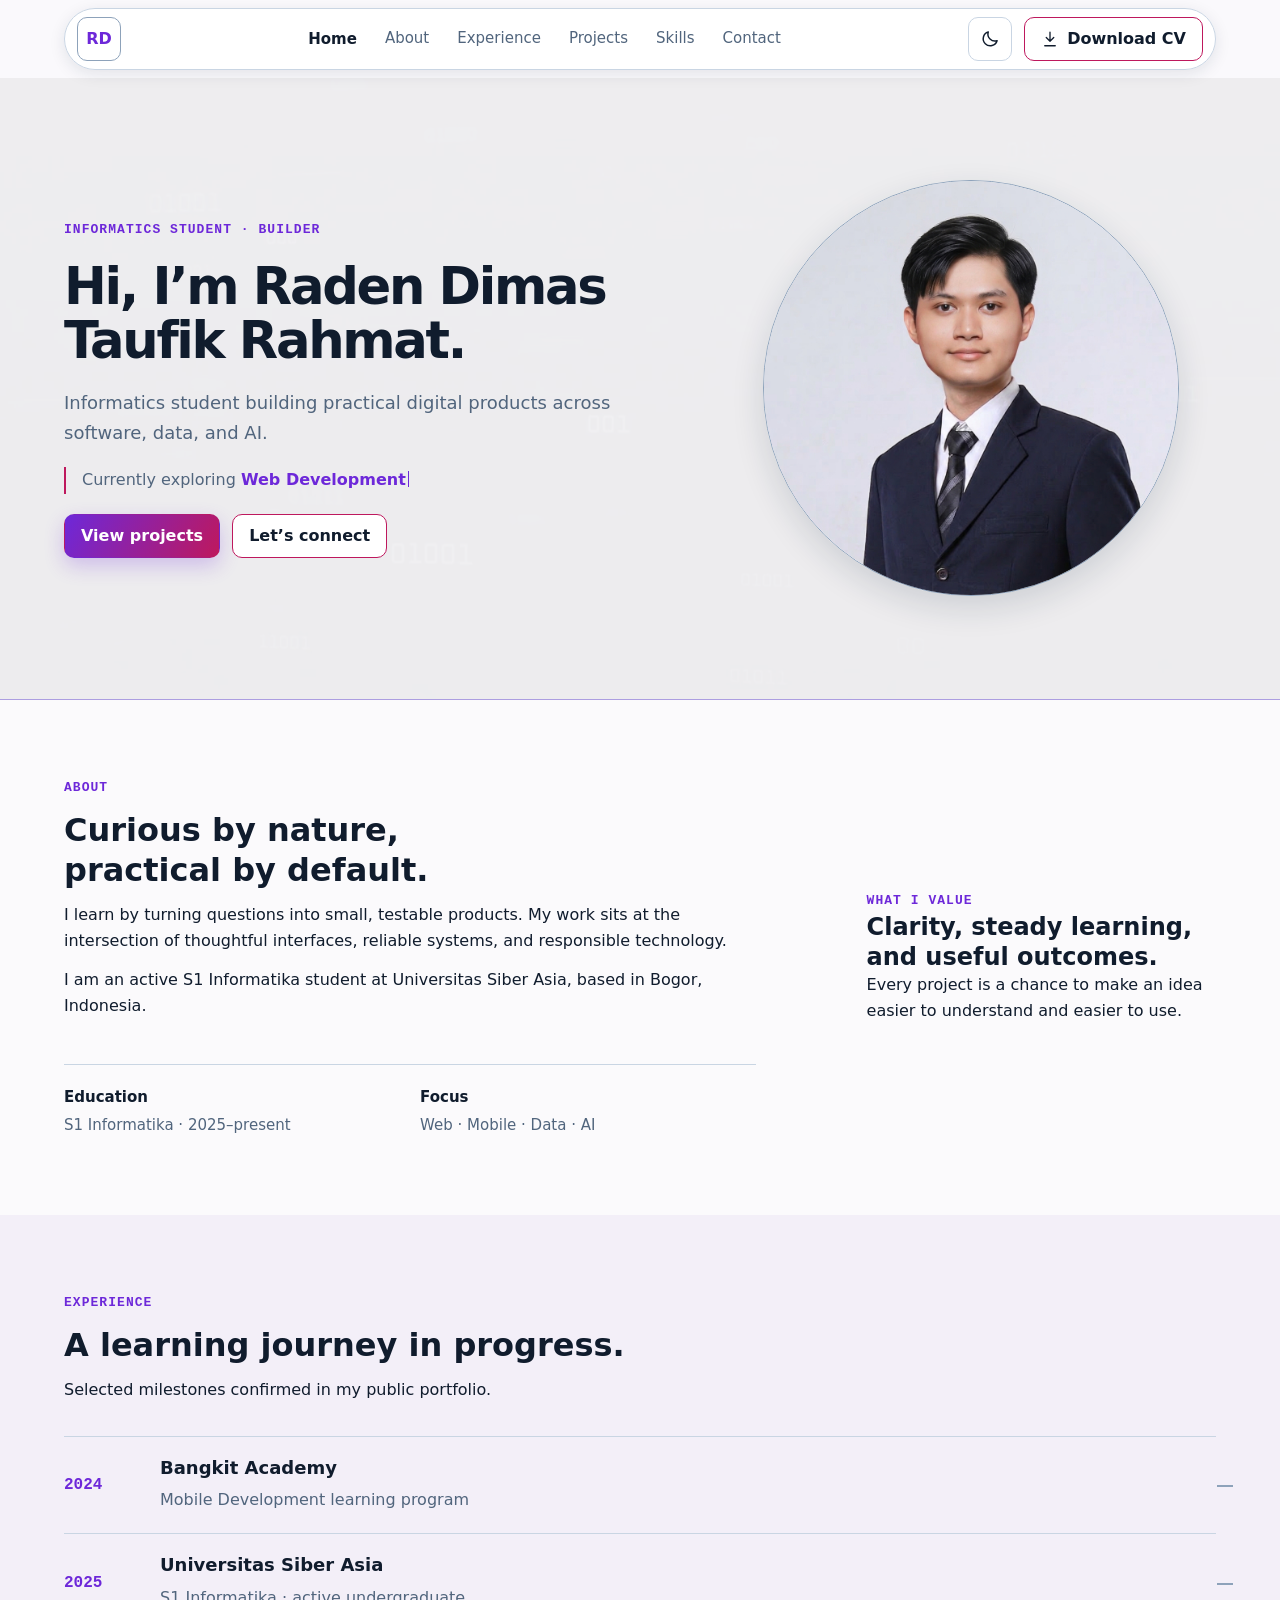
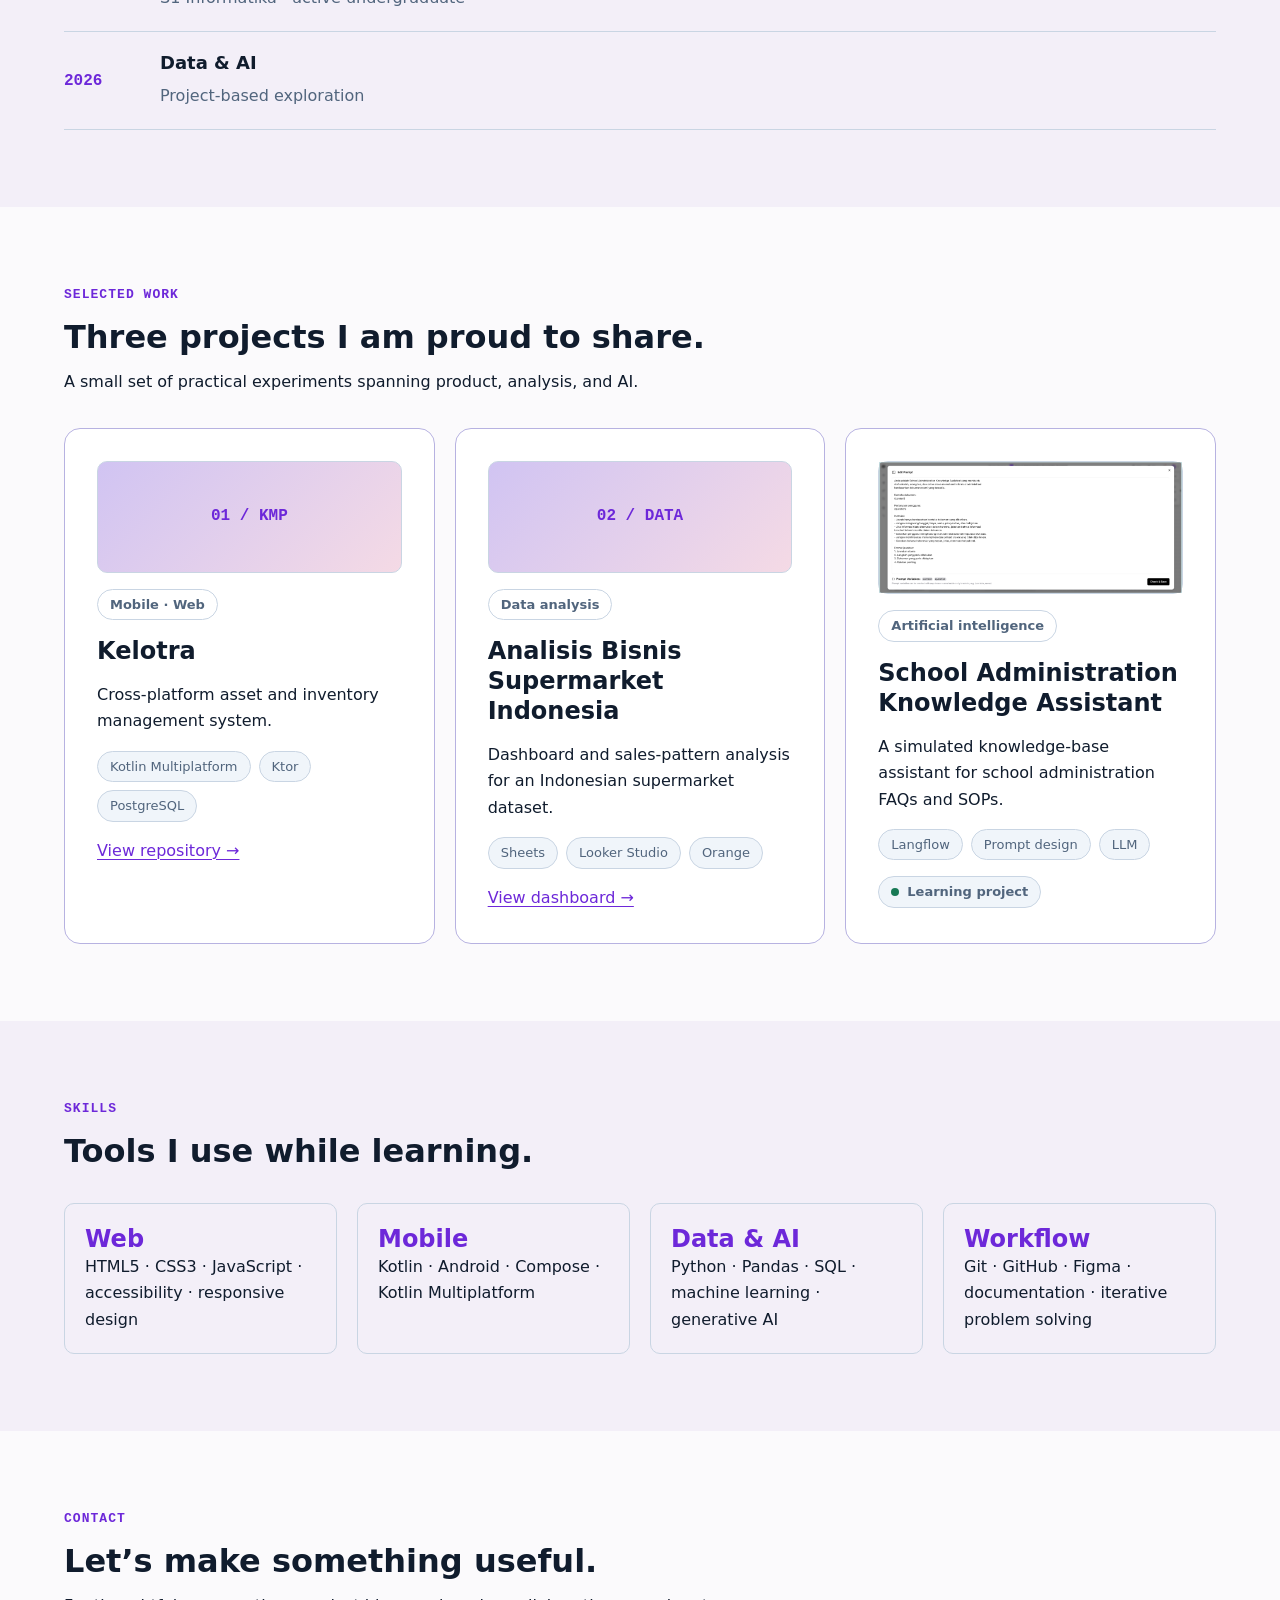
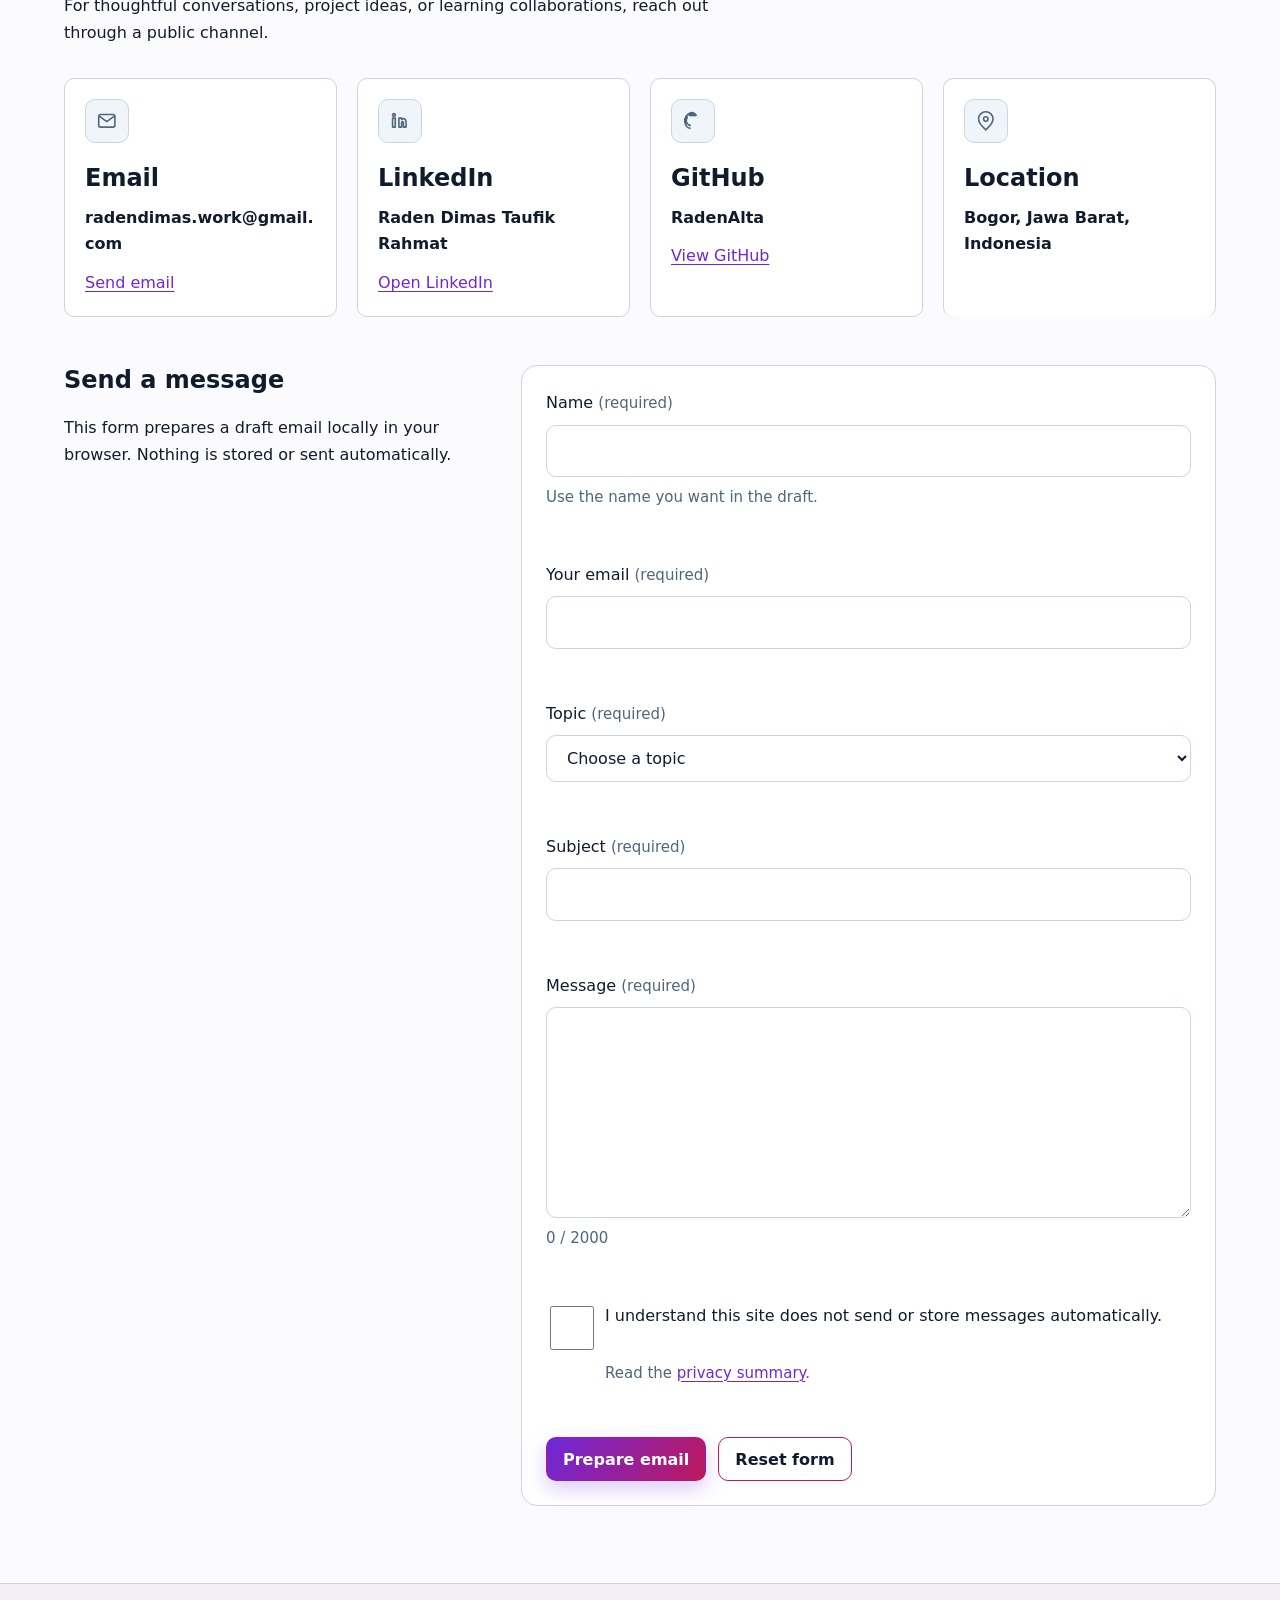
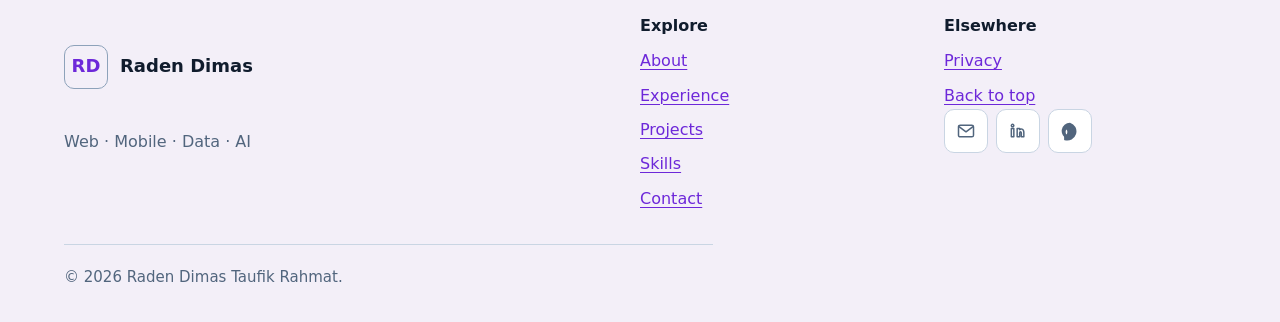
<file: index.html>
<!DOCTYPE html>
<html lang="en"><head><meta charset="UTF-8"><meta name="viewport" content="width=device-width, initial-scale=1.0"><title>Raden Dimas Taufik Rahmat — Digital Portfolio</title><meta name="description" content="Raden Dimas Taufik Rahmat is an Informatics student building thoughtful web, mobile, data, and AI projects."><link rel="canonical" href="https://radenalta.github.io/raden-dimas-digital-portfolio/"><link rel="icon" href="favicon.svg" type="image/svg+xml"><link rel="manifest" href="site.webmanifest"><link rel="stylesheet" href="assets/css/variables.css"><link rel="stylesheet" href="assets/css/base.css"><link rel="stylesheet" href="assets/css/layout.css"><link rel="stylesheet" href="assets/css/components.css"><link rel="stylesheet" href="assets/css/pages.css"><link rel="stylesheet" href="assets/css/animations.css"><link rel="stylesheet" href="assets/css/responsive.css"><script src="assets/js/main.js" defer></script><script src="assets/js/theme.js" defer></script><script src="assets/js/animations.js" defer></script><script src="assets/js/contact.js" defer></script></head>
<body id="top" class="site-body page--home"><a class="skip-link" href="#main-content">Skip to main content</a><header class="site-header" data-site-header><div class="container site-header__inner"><a class="site-brand" href="index.html" aria-label="RD — Home">RD</a><button class="menu-toggle button button--ghost" type="button" aria-expanded="false" aria-controls="primary-navigation" aria-label="Open main menu" data-menu-toggle><span class="menu-toggle__icon" aria-hidden="true"></span><span class="menu-toggle__label">Menu</span></button><nav id="primary-navigation" class="site-nav" aria-label="Primary navigation" data-site-nav><ul class="site-nav__list"><li><a class="site-nav__link" href="#home" aria-current="page">Home</a></li><li><a class="site-nav__link" href="#about">About</a></li><li><a class="site-nav__link" href="#experience">Experience</a></li><li><a class="site-nav__link" href="#projects">Projects</a></li><li><a class="site-nav__link" href="#skills">Skills</a></li><li><a class="site-nav__link" href="#contact">Contact</a></li></ul></nav><div class="header-actions cluster"><button class="theme-toggle button button--ghost" type="button" aria-label="Enable light theme" title="Enable light theme" data-theme-toggle><svg class="theme-toggle__icon theme-toggle__icon--sun" viewBox="0 0 24 24" aria-hidden="true" focusable="false"><circle cx="12" cy="12" r="4"></circle><path d="M12 2v2M12 20v2M4.93 4.93l1.42 1.42M17.65 17.65l1.42 1.42M2 12h2M20 12h2M4.93 19.07l1.42-1.42M17.65 6.35l1.42-1.42"></path></svg><svg class="theme-toggle__icon theme-toggle__icon--moon" viewBox="0 0 24 24" aria-hidden="true" focusable="false"><path d="M20.5 14.1A8.5 8.5 0 0 1 9.9 3.5 8.5 8.5 0 1 0 20.5 14.1Z"></path></svg></button><a class="button button--secondary header-cv-download" href="assets/documents/Raden-Dimas-Taufik-Rahmat-CV.pdf" download="Raden-Dimas-Taufik-Rahmat-CV.pdf" aria-label="Download Raden Dimas Taufik Rahmat CV"><svg viewBox="0 0 24 24" aria-hidden="true" focusable="false"><path d="M12 3v12M7 10l5 5 5-5M5 21h14"></path></svg><span class="header-cv-download__label">Download CV</span></a></div></div><button class="nav-overlay" type="button" aria-label="Close main menu" data-nav-overlay hidden></button></header>
<main id="main-content" class="page-shell home-page portfolio-single-page"><section id="home" class="home-hero section" aria-labelledby="home-title"><div class="home-hero__background" aria-hidden="true"><video class="home-hero__background-video" data-hero-background-video muted loop playsinline preload="metadata" poster="assets/images/backgrounds/hero-binary-background-poster.webp" tabindex="-1"><source src="assets/videos/hero-binary-background.mp4" type="video/mp4"></video><div class="home-hero__background-overlay"></div></div><div class="container home-hero__grid"><div class="home-hero__content stack"><p class="eyebrow">Informatics student · builder</p><h1 id="home-title">Hi, I’m Raden Dimas Taufik Rahmat.</h1><p class="hero-description">Informatics student building practical digital products across software, data, and AI.</p><p class="typing-fallback">Currently exploring <strong class="typing-text"><span class="typing-text__output" data-typing-text data-typing-words="Web Development|Mobile Development|Data Science|Artificial Intelligence" aria-hidden="true">Web Development</span><span class="typing-text__cursor" data-typing-cursor aria-hidden="true"></span><span class="sr-only">Web Development, Mobile Development, Data Science, and Artificial Intelligence</span></strong></p><div class="hero-actions"><a class="button button--primary" href="#projects">View projects</a><a class="button button--secondary" href="#contact">Let’s connect</a></div></div><div class="home-hero__visual"><figure class="profile-frame"><img class="profile-frame__image" src="assets/images/profile/raden-dimas-profile.jpg" alt="Foto Raden Dimas Taufik Rahmat" width="1576" height="2364"></figure></div></div></section><section id="about" class="section portfolio-section" aria-labelledby="about-title"><div class="container portfolio-split"><div class="section-heading"><p class="eyebrow">About</p><h2 id="about-title">Curious by nature, practical by default.</h2><p>I learn by turning questions into small, testable products. My work sits at the intersection of thoughtful interfaces, reliable systems, and responsible technology.</p><p>I am an active S1 Informatika student at Universitas Siber Asia, based in Bogor, Indonesia.</p><div class="portfolio-facts"><p><strong>Education</strong><span>S1 Informatika · 2025–present</span></p><p><strong>Focus</strong><span>Web · Mobile · Data · AI</span></p></div></div><article class="portfolio-note"><p class="eyebrow">What I value</p><h3>Clarity, steady learning, and useful outcomes.</h3><p>Every project is a chance to make an idea easier to understand and easier to use.</p></article></div></section><section id="experience" class="section section--subtle portfolio-section" aria-labelledby="experience-title"><div class="container"><header class="section-heading"><p class="eyebrow">Experience</p><h2 id="experience-title">A learning journey in progress.</h2><p>Selected milestones confirmed in my public portfolio.</p></header><ol class="journey-preview journey-preview--horizontal portfolio-timeline"><li><time datetime="2024">2024</time><article><h3>Bangkit Academy</h3><span>Mobile Development learning program</span></article></li><li><time datetime="2025">2025</time><article><h3>Universitas Siber Asia</h3><span>S1 Informatika · active undergraduate</span></article></li><li><time datetime="2026">2026</time><article><h3>Data &amp; AI</h3><span>Project-based exploration</span></article></li></ol></div></section><section id="projects" class="section portfolio-section" aria-labelledby="projects-title"><div class="container"><header class="section-heading"><p class="eyebrow">Selected work</p><h2 id="projects-title">Three projects I am proud to share.</h2><p>A small set of practical experiments spanning product, analysis, and AI.</p></header><div class="project-preview-grid portfolio-project-grid"><article class="project-preview-card card card--interactive"><div class="project-preview-card__visual" aria-hidden="true">01 / KMP</div><p><span class="badge">Mobile · Web</span></p><h3>Kelotra</h3><p>Cross-platform asset and inventory management system.</p><ul class="tag-list"><li>Kotlin Multiplatform</li><li>Ktor</li><li>PostgreSQL</li></ul><a href="https://github.com/RadenAlta/kelotra" target="_blank" rel="noopener noreferrer" aria-label="Open Kelotra repository">View repository →</a></article><article class="project-preview-card card card--interactive"><div class="project-preview-card__visual" aria-hidden="true">02 / DATA</div><p><span class="badge">Data analysis</span></p><h3>Analisis Bisnis Supermarket Indonesia</h3><p>Dashboard and sales-pattern analysis for an Indonesian supermarket dataset.</p><ul class="tag-list"><li>Sheets</li><li>Looker Studio</li><li>Orange</li></ul><a href="https://datastudio.google.com/reporting/122747c3-6fa4-4360-a5b7-78250f2725f1" target="_blank" rel="noopener noreferrer" aria-label="Open Supermarket Indonesia dashboard">View dashboard →</a></article><article class="project-preview-card card card--interactive"><div class="project-preview-card__visual project-preview-card__visual--image"><img src="assets/images/projects/school-administration-assistant/03-prompt-template.png" alt="School Administration Knowledge Assistant prompt template" width="1918" height="835" loading="lazy"></div><p><span class="badge">Artificial intelligence</span></p><h3>School Administration Knowledge Assistant</h3><p>A simulated knowledge-base assistant for school administration FAQs and SOPs.</p><ul class="tag-list"><li>Langflow</li><li>Prompt design</li><li>LLM</li></ul><span class="badge--status">Learning project</span></article></div></div></section><section id="skills" class="section section--subtle portfolio-section" aria-labelledby="skills-title"><div class="container"><header class="section-heading"><p class="eyebrow">Skills</p><h2 id="skills-title">Tools I use while learning.</h2></header><div class="portfolio-skill-grid"><article class="card"><h3>Web</h3><p>HTML5 · CSS3 · JavaScript · accessibility · responsive design</p></article><article class="card"><h3>Mobile</h3><p>Kotlin · Android · Compose · Kotlin Multiplatform</p></article><article class="card"><h3>Data &amp; AI</h3><p>Python · Pandas · SQL · machine learning · generative AI</p></article><article class="card"><h3>Workflow</h3><p>Git · GitHub · Figma · documentation · iterative problem solving</p></article></div></div></section><section id="contact" class="section portfolio-section" aria-labelledby="contact-title"><div class="container"><header class="section-heading"><p class="eyebrow">Contact</p><h2 id="contact-title">Let’s make something useful.</h2><p>For thoughtful conversations, project ideas, or learning collaborations, reach out through a public channel.</p></header><div class="contact-methods portfolio-contact-methods"><article class="contact-method-card"><span class="contact-method-card__icon" aria-hidden="true"><svg viewBox="0 0 24 24" aria-hidden="true" focusable="false"><rect x="3" y="5" width="18" height="14" rx="2"></rect><path d="m4 7 8 6 8-6"></path></svg></span><h3>Email</h3><p class="contact-method-card__value">radendimas.work@gmail.com</p><a href="mailto:radendimas.work@gmail.com" aria-label="Send email to Raden Dimas">Send email</a></article><article class="contact-method-card"><span class="contact-method-card__icon" aria-hidden="true"><svg viewBox="0 0 24 24" aria-hidden="true" focusable="false"><rect x="4" y="9" width="3" height="10"></rect><circle cx="5.5" cy="5.5" r="1.5"></circle><path d="M11 19V9h3v1.5c1-1.3 5-1.8 5 3.4V19h-3v-4.5c0-2.2-2-2-2-0.1V19h-3Z"></path></svg></span><h3>LinkedIn</h3><p class="contact-method-card__value">Raden Dimas Taufik Rahmat</p><a href="https://www.linkedin.com/in/raden-dimas-taufik-rahmat/" target="_blank" rel="noopener noreferrer" aria-label="Open Raden Dimas LinkedIn">Open LinkedIn</a></article><article class="contact-method-card"><span class="contact-method-card__icon" aria-hidden="true"><svg class="contact-method-card__icon-fill" viewBox="0 0 24 24" aria-hidden="true" focusable="false"><path d="M12 2a10 10 0 0 0-3.16 19.49c.5.09.68-.22.68-.48v-1.86c-2.78.6-3.37-1.18-3.37-1.18-.45-1.16-1.11-1.47-1.11-1.47-.91-.62.07-.61.07-.61 1 .07 1.53 1.03 1.53 1.03.9 1.53 2.35 1.09 2.92.83.09-.65.35-1.09.64-1.34-2.22-.25-4.55-1.11-4.55-4.94 0-1.09.39-1.98 1.03-2.68-.1-.25-.45-1.27-.1-2.64 0 0 .84-.27 2.75 1.02A9.6 9.6 0 0 1 12 6.84a9.6 9.6 0 0 1 2.5.34c1.91-1.3 2.75-1.02 2.75-1.02.55 1.37.2 2.39.2 2.75 0 .27.18.58.69.48A10 10 0 0 0 12 2Z"></path></svg></span><h3>GitHub</h3><p class="contact-method-card__value">RadenAlta</p><a href="https://github.com/RadenAlta" target="_blank" rel="noopener noreferrer" aria-label="Open Raden Dimas GitHub">View GitHub</a></article><article class="contact-method-card"><span class="contact-method-card__icon" aria-hidden="true"><svg viewBox="0 0 24 24" aria-hidden="true" focusable="false"><path d="M20 10c0 5-8 12-8 12S4 15 4 10a8 8 0 1 1 16 0Z"></path><circle cx="12" cy="10" r="2.5"></circle></svg></span><h3>Location</h3><p class="contact-method-card__value">Bogor, Jawa Barat, Indonesia</p></article></div><div class="contact-layout portfolio-contact-form"><div class="stack"><h3>Send a message</h3><p>This form prepares a draft email locally in your browser. Nothing is stored or sent automatically.</p></div><form id="contact-form" class="contact-form" data-contact-form novalidate><div class="form-group"><label for="contact-name">Name <span class="form-required">(required)</span></label><input id="contact-name" name="name" type="text" autocomplete="name" required minlength="2" maxlength="80" aria-describedby="contact-name-help contact-name-error"><p id="contact-name-help" class="form-help">Use the name you want in the draft.</p><p id="contact-name-error" class="form-error" data-error-for="contact-name"></p></div><div class="form-group"><label for="contact-email">Your email <span class="form-required">(required)</span></label><input id="contact-email" name="email" type="email" autocomplete="email" required maxlength="120" aria-describedby="contact-email-error"><p id="contact-email-error" class="form-error" data-error-for="contact-email"></p></div><div class="form-group"><label for="contact-topic">Topic <span class="form-required">(required)</span></label><select id="contact-topic" name="topic" required aria-describedby="contact-topic-error"><option value="" disabled selected>Choose a topic</option><option>Technology discussion</option><option>Learning collaboration</option><option>Portfolio question</option><option>Academic project</option><option>Other</option></select><p id="contact-topic-error" class="form-error" data-error-for="contact-topic"></p></div><div class="form-group"><label for="contact-subject">Subject <span class="form-required">(required)</span></label><input id="contact-subject" name="subject" type="text" required minlength="3" maxlength="120" aria-describedby="contact-subject-error"><p id="contact-subject-error" class="form-error" data-error-for="contact-subject"></p></div><div class="form-group"><label for="contact-message">Message <span class="form-required">(required)</span></label><textarea id="contact-message" name="message" required minlength="20" maxlength="2000" rows="7" aria-describedby="contact-message-error contact-message-counter"></textarea><p id="contact-message-counter" class="form-counter" data-message-counter>0 / 2000</p><p id="contact-message-error" class="form-error" data-error-for="contact-message"></p></div><div class="form-group form-consent"><input id="contact-consent" name="consent" type="checkbox" required aria-describedby="contact-consent-help contact-consent-error"><label for="contact-consent">I understand this site does not send or store messages automatically.</label><p id="contact-consent-help" class="form-help">Read the <a href="privacy.html">privacy summary</a>.</p><p id="contact-consent-error" class="form-error" data-error-for="contact-consent"></p></div><div class="form-actions"><button class="button button--primary" type="submit">Prepare email</button><button class="button button--secondary" type="reset">Reset form</button></div></form></div></div></section></main>
<footer class="site-footer"><div class="container site-footer__grid"><section class="site-footer__brand" aria-labelledby="footer-brand-title"><h2 id="footer-brand-title" class="site-footer__title"><span class="site-footer__mark" aria-hidden="true">RD</span>Raden Dimas</h2><p>Web · Mobile · Data · AI</p></section><nav class="site-footer__nav" aria-labelledby="footer-quick-links"><h2 id="footer-quick-links" class="site-footer__heading">Explore</h2><ul class="site-footer__links"><li><a href="#about">About</a></li><li><a href="#experience">Experience</a></li><li><a href="#projects">Projects</a></li><li><a href="#skills">Skills</a></li><li><a href="#contact">Contact</a></li></ul></nav><section class="site-footer__support" aria-labelledby="footer-support-title"><h2 id="footer-support-title" class="site-footer__heading">Elsewhere</h2><ul class="site-footer__links"><li><a href="privacy.html">Privacy</a></li><li><a href="#top" data-footer-to-top>Back to top</a></li></ul><ul class="social-links" aria-label="Public contact links"><li><a class="social-link social-link--icon" href="mailto:radendimas.work@gmail.com" aria-label="Send email to Raden Dimas" title="Email"><svg viewBox="0 0 24 24" aria-hidden="true" focusable="false"><rect x="3" y="5" width="18" height="14" rx="2"></rect><path d="m4 7 8 6 8-6"></path></svg></a></li><li><a class="social-link social-link--icon" href="https://www.linkedin.com/in/raden-dimas-taufik-rahmat/" target="_blank" rel="noopener noreferrer" aria-label="Open Raden Dimas LinkedIn" title="LinkedIn"><svg viewBox="0 0 24 24" aria-hidden="true" focusable="false"><rect x="4" y="9" width="3" height="10"></rect><circle cx="5.5" cy="5.5" r="1.5"></circle><path d="M11 19V9h3v1.5c1-1.3 5-1.8 5 3.4V19h-3v-4.5c0-2.2-2-2-2-0.1V19h-3Z"></path></svg></a></li><li><a class="social-link social-link--icon" href="https://github.com/RadenAlta" target="_blank" rel="noopener noreferrer" aria-label="Open Raden Dimas GitHub" title="GitHub"><svg class="social-link__icon--fill" viewBox="0 0 24 24" aria-hidden="true" focusable="false"><path d="M12 2a10 10 0 0 0-3.16 19.49c.5.09.68-.22.68-.48v-1.86c-2.78.6-3.37-1.18-3.37-1.18-.91-.62.07-.61.07-.61 1 .07 1.53 1.03 1.53 1.03.9 1.53 2.35 1.09 2.92.83.09-.65.35-1.09.64-1.34-2.22-.25-4.55-1.11-4.55-4.94 0-1.09.39-1.98 1.03-2.68.64.7 1.03 1.59 1.03 2.68 0 3.84-2.34 4.68-4.57 4.93.36.31.68.92.68 1.85v2.75c0 .27.18.58.69.48A10 10 0 0 0 12 2Z"></path></svg></a></li></ul></section><p class="site-footer__copyright">&copy; <time datetime="2026" data-current-year>2026</time> Raden Dimas Taufik Rahmat.</p></div></footer><button class="back-to-top button button--icon" type="button" aria-label="Back to top" data-back-to-top><span aria-hidden="true">↑</span></button></body></html>
</file>
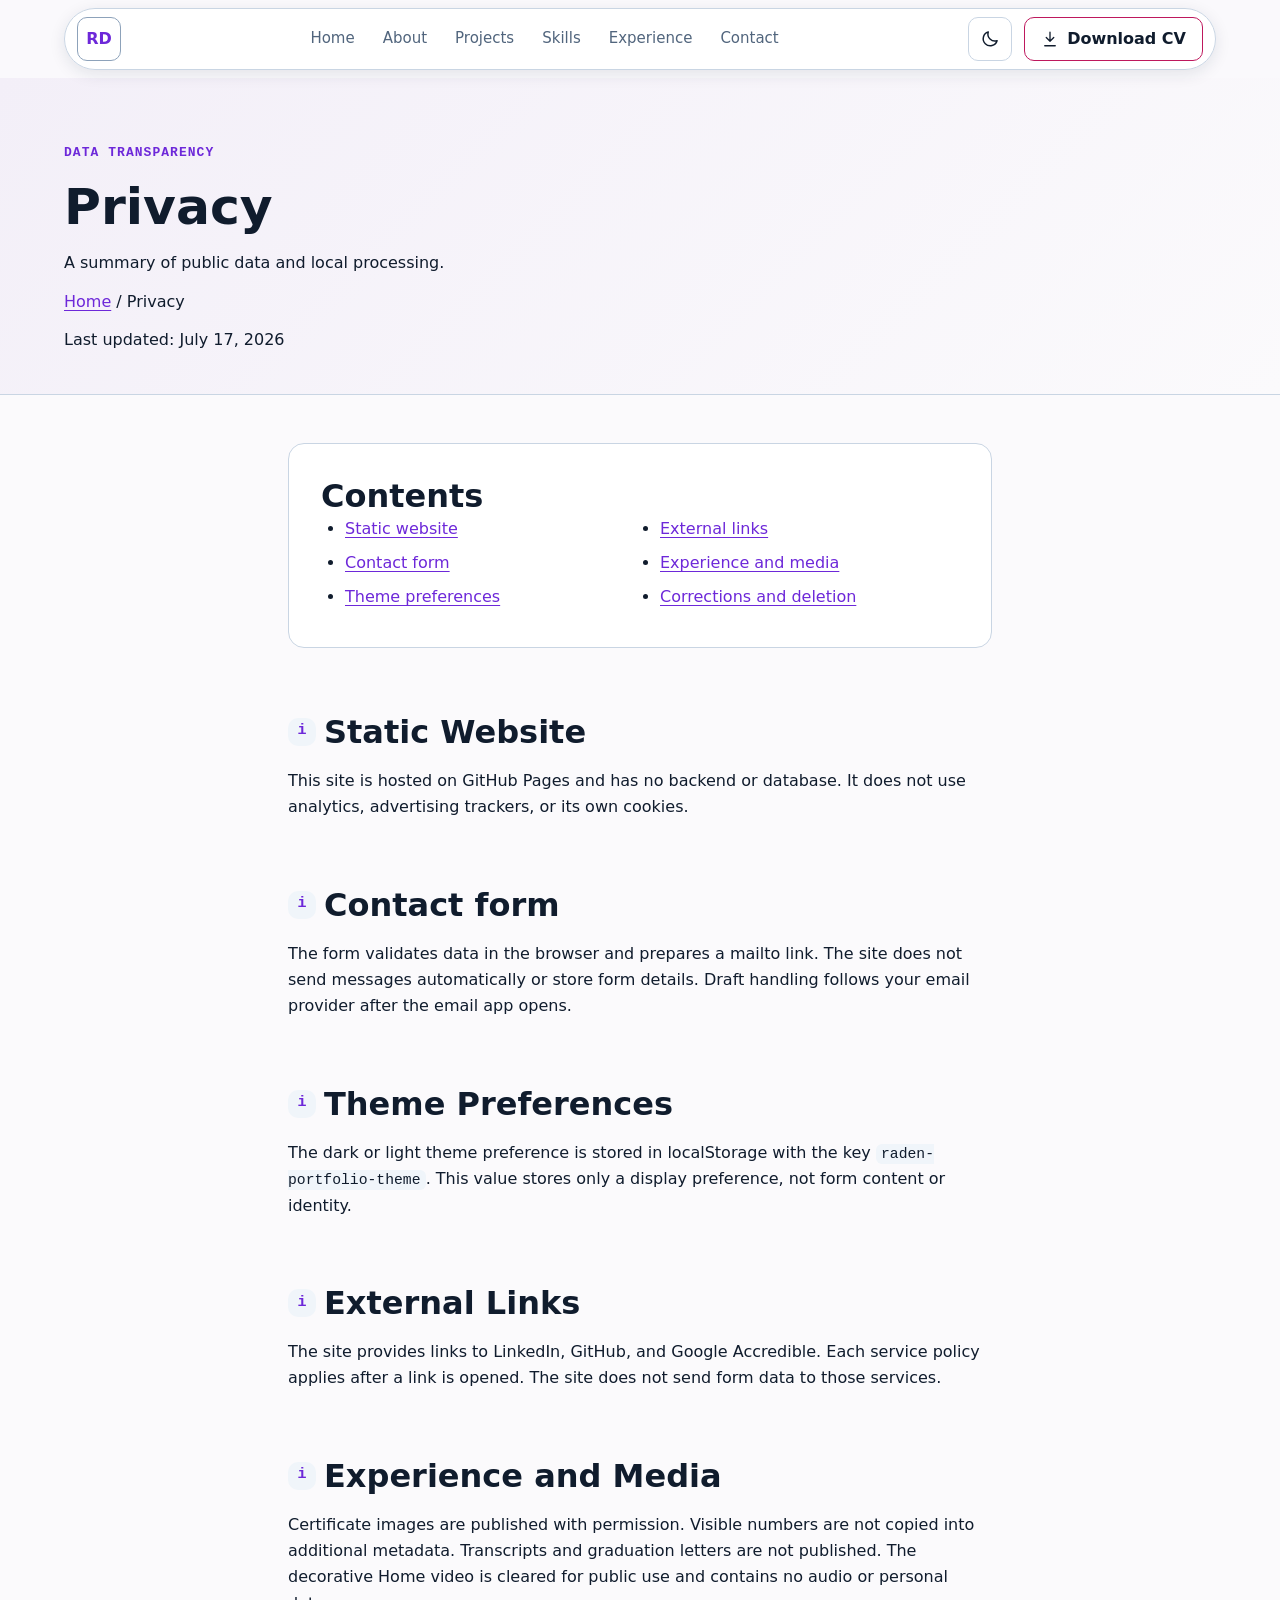
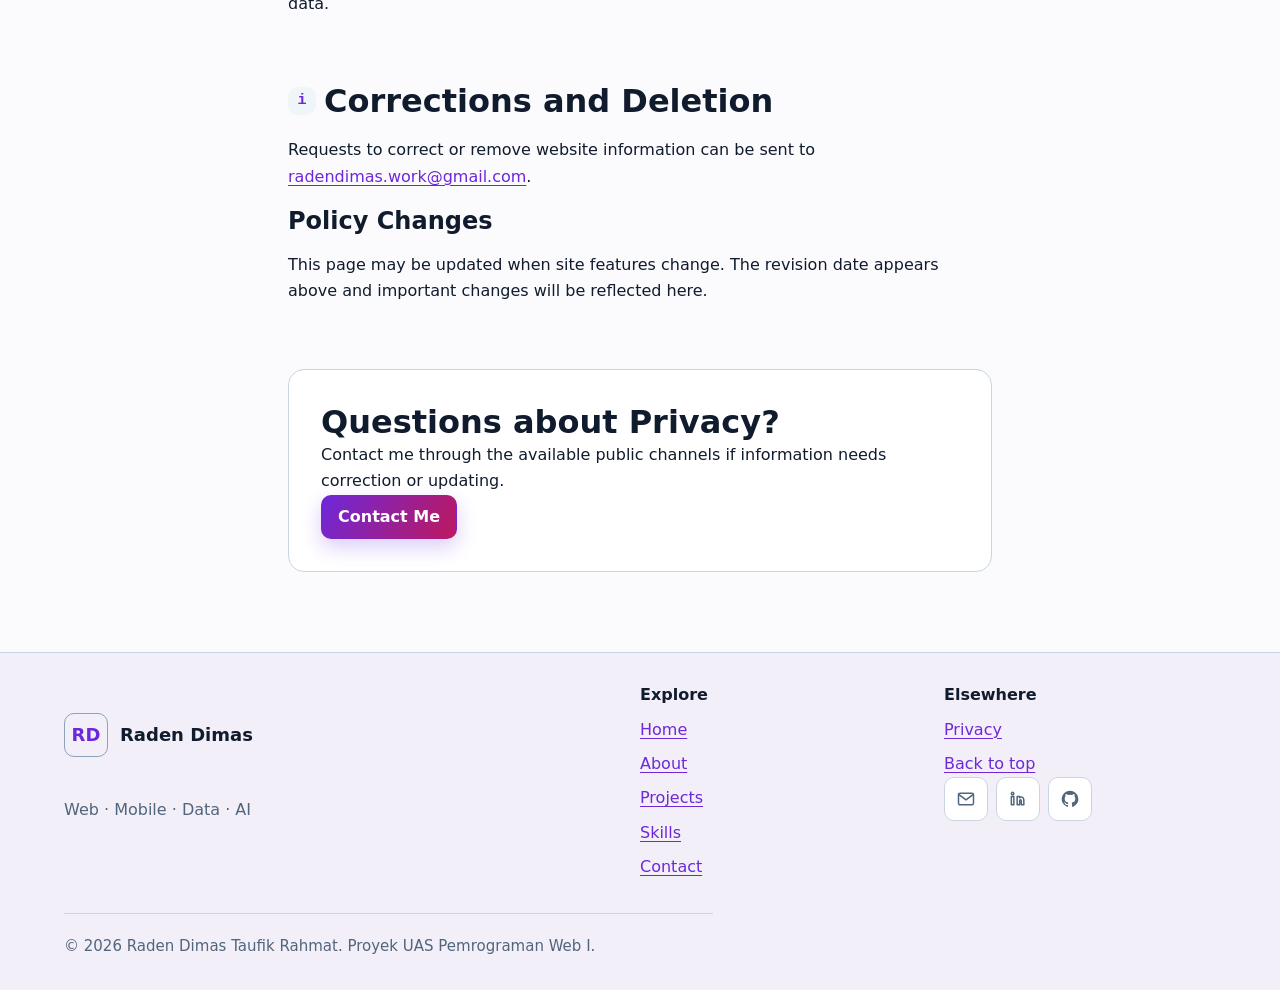
<file: privacy.html>
<!DOCTYPE html>
<html lang="en">
<head>
    <meta charset="UTF-8">
    <meta name="viewport" content="width=device-width, initial-scale=1.0">
    <title>Privacy — Raden Dimas Digital Portfolio</title>
    <meta name="description" content="Privacy information about public data, theme preferences, the Contact form, external links, credentials, and media on the Raden Dimas website.">
    <meta property="og:type" content="website"><meta property="og:title" content="Privacy — Raden Dimas Digital Portfolio"><meta property="og:description" content="Privacy information about public data, theme preferences, the Contact form, external links, credentials, and media on the Raden Dimas website."><meta property="og:site_name" content="Raden Dimas Digital Portfolio"><meta property="og:locale" content="en_US"><meta name="twitter:card" content="summary">
    <link rel="canonical" href="https://radenalta.github.io/raden-dimas-digital-portfolio/privacy.html">
    <meta property="og:url" content="https://radenalta.github.io/raden-dimas-digital-portfolio/privacy.html">
    <link rel="icon" href="favicon.svg" type="image/svg+xml">
    <link rel="manifest" href="site.webmanifest">
    <link rel="stylesheet" href="assets/css/variables.css">
    <link rel="stylesheet" href="assets/css/base.css">
    <link rel="stylesheet" href="assets/css/layout.css">
    <link rel="stylesheet" href="assets/css/components.css">
    <link rel="stylesheet" href="assets/css/pages.css">
    <link rel="stylesheet" href="assets/css/animations.css">
    <link rel="stylesheet" href="assets/css/responsive.css">
    <script src="assets/js/main.js" defer></script>
    <script src="assets/js/theme.js" defer></script>
    <script src="assets/js/animations.js" defer></script>
</head>
<body id="top" class="site-body page--support page--privacy">
    <a class="skip-link" href="#main-content">Skip to main content</a>

    <header class="site-header" data-site-header>
      <div class="container site-header__inner">
        <a class="site-brand" href="index.html" aria-label="RD — Home">RD</a>

        <button class="menu-toggle button button--ghost" type="button"
                aria-expanded="false" aria-controls="primary-navigation"
                aria-label="Open main menu" data-menu-toggle>
          <span class="menu-toggle__icon" aria-hidden="true"></span>
          <span class="menu-toggle__label">Menu</span>
        </button>

        <nav id="primary-navigation" class="site-nav" aria-label="Navigasi utama" data-site-nav>
          <ul class="site-nav__list">
              <li><a class="site-nav__link" href="index.html">Home</a></li>
              <li><a class="site-nav__link" href="index.html#about">About</a></li>
              <li><a class="site-nav__link" href="index.html#projects">Projects</a></li>
              <li><a class="site-nav__link" href="index.html#skills">Skills</a></li>
              <li><a class="site-nav__link" href="index.html#experience">Experience</a></li>
              <li><a class="site-nav__link" href="index.html#contact">Contact</a></li>
          </ul>
        </nav>

        <div class="header-actions cluster">
          <button class="theme-toggle button button--ghost" type="button"
                  aria-label="Enable light theme" title="Enable light theme"
                  data-theme-toggle>
            <svg class="theme-toggle__icon theme-toggle__icon--sun" viewBox="0 0 24 24"
                 aria-hidden="true" focusable="false">
              <circle cx="12" cy="12" r="4"></circle>
              <path d="M12 2v2M12 20v2M4.93 4.93l1.42 1.42M17.65 17.65l1.42 1.42M2 12h2M20 12h2M4.93 19.07l1.42-1.42M17.65 6.35l1.42-1.42"></path>
            </svg>
            <svg class="theme-toggle__icon theme-toggle__icon--moon" viewBox="0 0 24 24"
                 aria-hidden="true" focusable="false">
              <path d="M20.5 14.1A8.5 8.5 0 0 1 9.9 3.5 8.5 8.5 0 1 0 20.5 14.1Z"></path>
            </svg>
          </button>
          <a class="button button--secondary header-cv-download"
             href="assets/documents/Raden-Dimas-Taufik-Rahmat-CV.pdf"
             download="Raden-Dimas-Taufik-Rahmat-CV.pdf"
             aria-label="Download CV Raden Dimas Taufik Rahmat"
             title="Download CV Raden Dimas Taufik Rahmat (PDF)">
            <svg viewBox="0 0 24 24" aria-hidden="true" focusable="false">
              <path d="M12 3v12M7 10l5 5 5-5M5 21h14"></path>
            </svg>
            <span class="header-cv-download__label">Download CV</span>
          </a>
        </div>
      </div>
      <button class="nav-overlay" type="button" aria-label="Close main menu"
              data-nav-overlay hidden></button>
    </header>

    <main id="main-content" class="page-shell">
      <header class="page-header">
        <div class="container">
          <p class="eyebrow">Data Transparency</p><h1>Privacy</h1><p>A summary of public data and local processing.</p><nav aria-label="Breadcrumb"><a href="index.html">Home</a> / <span aria-current="page">Privacy</span></nav><p>Last updated: <time datetime="2026-07-17">July 17, 2026</time></p>
        </div>
      </header>

      <div class="container page-content supporting-page privacy-content">
        <nav class="privacy-toc card" aria-label="Privacy contents"><h2>Contents</h2><ul><li><a href="#website-statis">Static website</a></li><li><a href="#form-contact">Contact form</a></li><li><a href="#preferensi-tema">Theme preferences</a></li><li><a href="#tautan-eksternal">External links</a></li><li><a href="#credentials-media">Experience and media</a></li><li><a href="#koreksi">Corrections and deletion</a></li></ul></nav>
        <section id="website-statis" class="privacy-section"><h2>Static Website</h2><p>This site is hosted on GitHub Pages and has no backend or database. It does not use analytics, advertising trackers, or its own cookies.</p></section>
        <section id="form-contact" class="privacy-section"><h2>Contact form</h2><p>The form validates data in the browser and prepares a mailto link. The site does not send messages automatically or store form details. Draft handling follows your email provider after the email app opens.</p></section>
        <section id="preferensi-tema" class="privacy-section"><h2>Theme Preferences</h2><p>The dark or light theme preference is stored in localStorage with the key <code>raden-portfolio-theme</code>. This value stores only a display preference, not form content or identity.</p></section>
        <section id="tautan-eksternal" class="privacy-section"><h2>External Links</h2><p>The site provides links to LinkedIn, GitHub, and Google Accredible. Each service policy applies after a link is opened. The site does not send form data to those services.</p></section>
      <section id="credentials-media" class="privacy-section"><h2>Experience and Media</h2><p>Certificate images are published with permission. Visible numbers are not copied into additional metadata. Transcripts and graduation letters are not published. The decorative Home video is cleared for public use and contains no audio or personal data.</p></section>
        <section id="koreksi" class="privacy-section"><h2>Corrections and Deletion</h2><p>Requests to correct or remove website information can be sent to <a href="mailto:radendimas.work@gmail.com">radendimas.work@gmail.com</a>.</p><h3>Policy Changes</h3><p>This page may be updated when site features change. The revision date appears above and important changes will be reflected here.</p></section>
        <section class="privacy-cta card"><h2>Questions about Privacy?</h2><p>Contact me through the available public channels if information needs correction or updating.</p><a class="button button--primary" href="index.html#contact">Contact Me</a></section>
      </div>
    </main>

    <footer class="site-footer">
      <div class="container site-footer__grid">
        <section class="site-footer__brand" aria-labelledby="footer-brand-title">
          <h2 id="footer-brand-title" class="site-footer__title">
            <span class="site-footer__mark" aria-hidden="true">RD</span>
            Raden Dimas
          </h2>
          <p>Web · Mobile · Data · AI</p>
        </section>

        <nav class="site-footer__nav" aria-labelledby="footer-quick-links">
          <h2 id="footer-quick-links" class="site-footer__heading">Explore</h2>
          <ul class="site-footer__links">
            <li><a href="index.html">Home</a></li>
            <li><a href="index.html#about">About</a></li>
            <li><a href="index.html#projects">Projects</a></li>
            <li><a href="index.html#skills">Skills</a></li>
            <li><a href="index.html#contact">Contact</a></li>
          </ul>
        </nav>

        <section class="site-footer__support" aria-labelledby="footer-support-title">
          <h2 id="footer-support-title" class="site-footer__heading">Elsewhere</h2>
          <ul class="site-footer__links">
            <li><a href="privacy.html">Privacy</a></li>
            <li><a href="#top" data-footer-to-top>Back to top</a></li>
          </ul>
          <ul class="social-links" aria-label="Public contact links">
            <li><a class="social-link social-link--icon" href="mailto:radendimas.work@gmail.com" aria-label="Send email to Raden Dimas" title="Email"><svg viewBox="0 0 24 24" aria-hidden="true" focusable="false"><rect x="3" y="5" width="18" height="14" rx="2"></rect><path d="m4 7 8 6 8-6"></path></svg></a></li>
            <li><a class="social-link social-link--icon" href="https://www.linkedin.com/in/raden-dimas-taufik-rahmat/" target="_blank" rel="noopener noreferrer" aria-label="Open Raden Dimas LinkedIn" title="LinkedIn"><svg viewBox="0 0 24 24" aria-hidden="true" focusable="false"><rect x="4" y="9" width="3" height="10"></rect><circle cx="5.5" cy="5.5" r="1.5"></circle><path d="M11 19V9h3v1.5c1-1.3 5-1.8 5 3.4V19h-3v-4.5c0-2.2-2-2-2-0.1V19h-3Z"></path></svg></a></li>
            <li><a class="social-link social-link--icon" href="https://github.com/RadenAlta" target="_blank" rel="noopener noreferrer" aria-label="Open Raden Dimas GitHub" title="GitHub"><svg class="social-link__icon--fill" viewBox="0 0 24 24" aria-hidden="true" focusable="false"><path d="M12 2a10 10 0 0 0-3.16 19.49c.5.09.68-.22.68-.48v-1.86c-2.78.6-3.37-1.18-3.37-1.18-.45-1.16-1.11-1.47-1.11-1.47-.91-.62.07-.61.07-.61 1 .07 1.53 1.03 1.53 1.03.9 1.53 2.35 1.09 2.92.83.09-.65.35-1.09.64-1.34-2.22-.25-4.55-1.11-4.55-4.94 0-1.09.39-1.98 1.03-2.68-.1-.25-.45-1.27.1-2.64 0 0 .84-.27 2.75 1.02A9.6 9.6 0 0 1 12 6.84a9.6 9.6 0 0 1 2.5.34c1.91-1.3 2.75-1.02 2.75-1.02.55 1.37.2 2.39.1 2.64.64.7 1.03 1.59 1.03 2.68 0 3.84-2.34 4.68-4.57 4.93.36.31.68.92.68 1.85v2.75c0 .27.18.58.69.48A10 10 0 0 0 12 2Z"></path></svg></a></li>
          </ul>
        </section>

        <p class="site-footer__copyright">
          &copy; <time datetime="2026" data-current-year>2026</time>
          Raden Dimas Taufik Rahmat. Proyek UAS Pemrograman Web I.
        </p>
      </div>
    </footer>

    <button class="back-to-top button button--icon" type="button"
            aria-label="Back to top" data-back-to-top>
      <span aria-hidden="true">↑</span>
    </button>
</body>
</html>
</file>
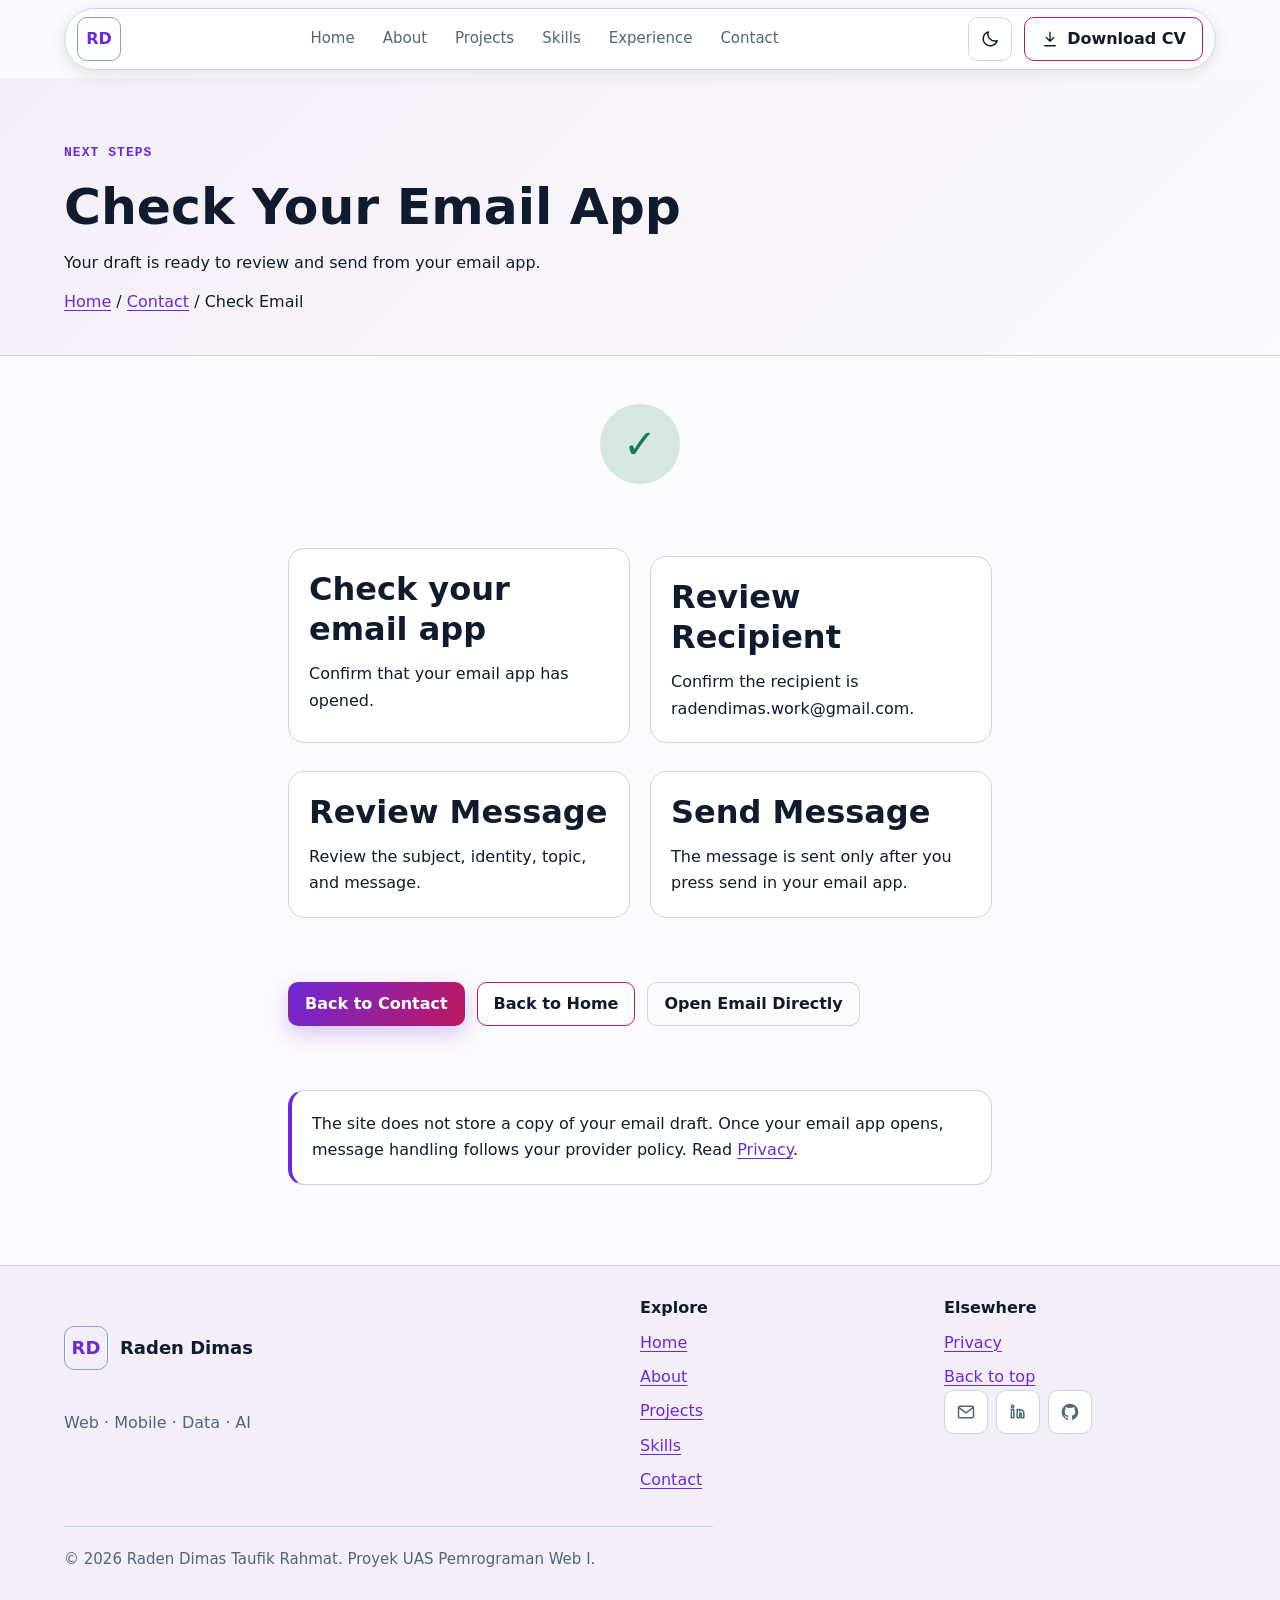
<file: success.html>
<!DOCTYPE html>
<html lang="en">
<head>
    <meta charset="UTF-8">
    <meta name="viewport" content="width=device-width, initial-scale=1.0">
    <title>Check Your Email App — Raden Dimas Digital Portfolio</title>
    <meta name="description" content="Instructions for reviewing and sending an email draft prepared by the Raden Dimas Digital Portfolio contact form.">
    <meta property="og:type" content="website"><meta property="og:title" content="Check Your Email App — Raden Dimas Digital Portfolio"><meta property="og:description" content="Instructions for reviewing and sending an email draft prepared by the Raden Dimas Digital Portfolio contact form."><meta property="og:site_name" content="Raden Dimas Digital Portfolio"><meta property="og:locale" content="en_US"><meta name="twitter:card" content="summary">
    <link rel="canonical" href="https://radenalta.github.io/raden-dimas-digital-portfolio/success.html">
    <meta property="og:url" content="https://radenalta.github.io/raden-dimas-digital-portfolio/success.html">
    <link rel="icon" href="favicon.svg" type="image/svg+xml">
    <link rel="manifest" href="site.webmanifest">
    <link rel="stylesheet" href="assets/css/variables.css">
    <link rel="stylesheet" href="assets/css/base.css">
    <link rel="stylesheet" href="assets/css/layout.css">
    <link rel="stylesheet" href="assets/css/components.css">
    <link rel="stylesheet" href="assets/css/pages.css">
    <link rel="stylesheet" href="assets/css/animations.css">
    <link rel="stylesheet" href="assets/css/responsive.css">
    <script src="assets/js/main.js" defer></script>
    <script src="assets/js/theme.js" defer></script>
    <script src="assets/js/animations.js" defer></script>
</head>
<body id="top" class="site-body page--support page--success">
    <a class="skip-link" href="#main-content">Skip to main content</a>

    <header class="site-header" data-site-header>
      <div class="container site-header__inner">
        <a class="site-brand" href="index.html" aria-label="RD — Home">RD</a>

        <button class="menu-toggle button button--ghost" type="button"
                aria-expanded="false" aria-controls="primary-navigation"
                aria-label="Open main menu" data-menu-toggle>
          <span class="menu-toggle__icon" aria-hidden="true"></span>
          <span class="menu-toggle__label">Menu</span>
        </button>

        <nav id="primary-navigation" class="site-nav" aria-label="Navigasi utama" data-site-nav>
          <ul class="site-nav__list">
              <li><a class="site-nav__link" href="index.html">Home</a></li>
              <li><a class="site-nav__link" href="index.html#about">About</a></li>
              <li><a class="site-nav__link" href="index.html#projects">Projects</a></li>
              <li><a class="site-nav__link" href="index.html#skills">Skills</a></li>
              <li><a class="site-nav__link" href="index.html#experience">Experience</a></li>
              <li><a class="site-nav__link" href="index.html#contact">Contact</a></li>
          </ul>
        </nav>

        <div class="header-actions cluster">
          <button class="theme-toggle button button--ghost" type="button"
                  aria-label="Enable light theme" title="Enable light theme"
                  data-theme-toggle>
            <svg class="theme-toggle__icon theme-toggle__icon--sun" viewBox="0 0 24 24"
                 aria-hidden="true" focusable="false">
              <circle cx="12" cy="12" r="4"></circle>
              <path d="M12 2v2M12 20v2M4.93 4.93l1.42 1.42M17.65 17.65l1.42 1.42M2 12h2M20 12h2M4.93 19.07l1.42-1.42M17.65 6.35l1.42-1.42"></path>
            </svg>
            <svg class="theme-toggle__icon theme-toggle__icon--moon" viewBox="0 0 24 24"
                 aria-hidden="true" focusable="false">
              <path d="M20.5 14.1A8.5 8.5 0 0 1 9.9 3.5 8.5 8.5 0 1 0 20.5 14.1Z"></path>
            </svg>
          </button>
          <a class="button button--secondary header-cv-download"
             href="assets/documents/Raden-Dimas-Taufik-Rahmat-CV.pdf"
             download="Raden-Dimas-Taufik-Rahmat-CV.pdf"
             aria-label="Download CV Raden Dimas Taufik Rahmat"
             title="Download CV Raden Dimas Taufik Rahmat (PDF)">
            <svg viewBox="0 0 24 24" aria-hidden="true" focusable="false">
              <path d="M12 3v12M7 10l5 5 5-5M5 21h14"></path>
            </svg>
            <span class="header-cv-download__label">Download CV</span>
          </a>
        </div>
      </div>
      <button class="nav-overlay" type="button" aria-label="Close main menu"
              data-nav-overlay hidden></button>
    </header>

    <main id="main-content" class="page-shell">
      <header class="page-header">
        <div class="container">
          <p class="eyebrow">Next Steps</p><h1>Check Your Email App</h1><p>Your draft is ready to review and send from your email app.</p><nav aria-label="Breadcrumb"><a href="index.html">Home</a> / <a href="index.html#contact">Contact</a> / <span aria-current="page">Check Email</span></nav>
        </div>
      </header>

      <div class="container page-content supporting-page success-content">
        <ol class="success-steps"><li class="success-step"><h2>Check your email app</h2><p>Confirm that your email app has opened.</p></li><li class="success-step"><h2>Review Recipient</h2><p>Confirm the recipient is radendimas.work@gmail.com.</p></li><li class="success-step"><h2>Review Message</h2><p>Review the subject, identity, topic, and message.</p></li><li class="success-step"><h2>Send Message</h2><p>The message is sent only after you press send in your email app.</p></li></ol>
        <div class="success-actions"><a class="button button--primary" href="index.html#contact">Back to Contact</a><a class="button button--secondary" href="index.html">Back to Home</a><a class="button button--ghost" href="mailto:radendimas.work@gmail.com">Open Email Directly</a></div>
        <aside class="notice success-notice"><p>The site does not store a copy of your email draft. Once your email app opens, message handling follows your provider policy. Read <a href="privacy.html">Privacy</a>.</p></aside>
      </div>
    </main>

    <footer class="site-footer">
      <div class="container site-footer__grid">
        <section class="site-footer__brand" aria-labelledby="footer-brand-title">
          <h2 id="footer-brand-title" class="site-footer__title">
            <span class="site-footer__mark" aria-hidden="true">RD</span>
            Raden Dimas
          </h2>
          <p>Web · Mobile · Data · AI</p>
        </section>

        <nav class="site-footer__nav" aria-labelledby="footer-quick-links">
          <h2 id="footer-quick-links" class="site-footer__heading">Explore</h2>
          <ul class="site-footer__links">
            <li><a href="index.html">Home</a></li>
            <li><a href="index.html#about">About</a></li>
            <li><a href="index.html#projects">Projects</a></li>
            <li><a href="index.html#skills">Skills</a></li>
            <li><a href="index.html#contact">Contact</a></li>
          </ul>
        </nav>

        <section class="site-footer__support" aria-labelledby="footer-support-title">
          <h2 id="footer-support-title" class="site-footer__heading">Elsewhere</h2>
          <ul class="site-footer__links">
            <li><a href="privacy.html">Privacy</a></li>
            <li><a href="#top" data-footer-to-top>Back to top</a></li>
          </ul>
          <ul class="social-links" aria-label="Public contact links">
            <li><a class="social-link social-link--icon" href="mailto:radendimas.work@gmail.com" aria-label="Send email to Raden Dimas" title="Email"><svg viewBox="0 0 24 24" aria-hidden="true" focusable="false"><rect x="3" y="5" width="18" height="14" rx="2"></rect><path d="m4 7 8 6 8-6"></path></svg></a></li>
            <li><a class="social-link social-link--icon" href="https://www.linkedin.com/in/raden-dimas-taufik-rahmat/" target="_blank" rel="noopener noreferrer" aria-label="Open Raden Dimas LinkedIn" title="LinkedIn"><svg viewBox="0 0 24 24" aria-hidden="true" focusable="false"><rect x="4" y="9" width="3" height="10"></rect><circle cx="5.5" cy="5.5" r="1.5"></circle><path d="M11 19V9h3v1.5c1-1.3 5-1.8 5 3.4V19h-3v-4.5c0-2.2-2-2-2-0.1V19h-3Z"></path></svg></a></li>
            <li><a class="social-link social-link--icon" href="https://github.com/RadenAlta" target="_blank" rel="noopener noreferrer" aria-label="Open Raden Dimas GitHub" title="GitHub"><svg class="social-link__icon--fill" viewBox="0 0 24 24" aria-hidden="true" focusable="false"><path d="M12 2a10 10 0 0 0-3.16 19.49c.5.09.68-.22.68-.48v-1.86c-2.78.6-3.37-1.18-3.37-1.18-.45-1.16-1.11-1.47-1.11-1.47-.91-.62.07-.61.07-.61 1 .07 1.53 1.03 1.53 1.03.9 1.53 2.35 1.09 2.92.83.09-.65.35-1.09.64-1.34-2.22-.25-4.55-1.11-4.55-4.94 0-1.09.39-1.98 1.03-2.68-.1-.25-.45-1.27.1-2.64 0 0 .84-.27 2.75 1.02A9.6 9.6 0 0 1 12 6.84a9.6 9.6 0 0 1 2.5.34c1.91-1.3 2.75-1.02 2.75-1.02.55 1.37.2 2.39.1 2.64.64.7 1.03 1.59 1.03 2.68 0 3.84-2.34 4.68-4.57 4.93.36.31.68.92.68 1.85v2.75c0 .27.18.58.69.48A10 10 0 0 0 12 2Z"></path></svg></a></li>
          </ul>
        </section>

        <p class="site-footer__copyright">
          &copy; <time datetime="2026" data-current-year>2026</time>
          Raden Dimas Taufik Rahmat. Proyek UAS Pemrograman Web I.
        </p>
      </div>
    </footer>

    <button class="back-to-top button button--icon" type="button"
            aria-label="Back to top" data-back-to-top>
      <span aria-hidden="true">↑</span>
    </button>
</body>
</html>
</file>
<file: assets/css/variables.css>
/* Design tokens global: dark-first dengan override light theme manual. */
:root {
  color-scheme: dark;

  /* Warna — dark theme */
  --color-background: #07111f;
  --color-background-subtle: #0a1626;
  --color-surface: #101d2f;
  --color-surface-elevated: #16263a;
  --color-text: #f3f7fc;
  --color-text-muted: #aebdd0;
  --color-primary: #b794f6;
  --color-primary-hover: #d2b8ff;
  --color-primary-contrast: #170c2e;
  --color-secondary: #f472b6;
  --color-secondary-hover: #fb9ccc;
  --color-success: #5bd6a2;
  --color-danger: #ff7b87;
  --color-border: #2a3d54;
  --color-border-strong: #46617f;
  --color-focus: #f4c95d;
  --color-selection: #174c5c;
  --color-selection-text: #ffffff;
  --color-overlay: rgb(3 10 19 / 72%);

  /* Tipografi — memakai font lokal sistem */
  --font-display: "Space Grotesk", "Segoe UI", system-ui, sans-serif;
  --font-body: "Inter", "Segoe UI", system-ui, sans-serif;
  --font-mono: "JetBrains Mono", "Cascadia Code", Consolas, monospace;
  --font-size-xs: 0.8125rem;
  --font-size-sm: 0.9375rem;
  --font-size-base: 1rem;
  --font-size-md: 1.125rem;
  --font-size-lg: clamp(1.25rem, 1.15rem + 0.45vw, 1.5rem);
  --font-size-xl: clamp(1.5rem, 1.25rem + 1vw, 2rem);
  --font-size-2xl: clamp(2rem, 1.55rem + 2vw, 3.25rem);
  --font-size-3xl: clamp(2.5rem, 1.8rem + 3vw, 4.5rem);
  --font-weight-regular: 400;
  --font-weight-medium: 500;
  --font-weight-semibold: 600;
  --font-weight-bold: 700;
  --line-height-tight: 1.15;
  --line-height-heading: 1.25;
  --line-height-body: 1.65;

  /* Spacing */
  --space-1: 0.25rem;
  --space-2: 0.5rem;
  --space-3: 0.75rem;
  --space-4: 1rem;
  --space-5: 1.25rem;
  --space-6: 1.5rem;
  --space-7: 2rem;
  --space-8: 2.5rem;
  --space-9: 3rem;
  --space-10: 4rem;
  --space-11: 5rem;
  --space-12: 6rem;

  /* Bentuk dan border */
  --radius-sm: 0.375rem;
  --radius-md: 0.625rem;
  --radius-lg: 1rem;
  --radius-xl: 1.5rem;
  --radius-full: 999px;
  --border-width: 1px;
  --border-width-strong: 2px;

  /* Elevation */
  --shadow-sm: 0 0.25rem 1rem rgb(0 0 0 / 18%);
  --shadow-md: 0 0.75rem 2rem rgb(0 0 0 / 22%);
  --shadow-lg: 0 1.5rem 4rem rgb(0 0 0 / 28%);

  /* Layout */
  --container-narrow: 44rem;
  --container-default: 72rem;
  --container-wide: 82rem;
  --content-reading-width: 68ch;
  --page-gutter: clamp(1rem, 4vw, 2rem);
  --sticky-header-offset: 10rem;

  /* Breakpoint documentation: tablet 640px, desktop 1024px, large 1280px. */
  --duration-fast: 120ms;
  --duration-normal: 200ms;
  --duration-slow: 320ms;
  --ease-standard: cubic-bezier(0.2, 0, 0, 1);
  --ease-emphasized: cubic-bezier(0.2, 0.8, 0.2, 1);

  /* Layering */
  --z-base: 0;
  --z-header: 20;
  --z-dropdown: 40;
  --z-overlay: 60;
  --z-modal: 80;
  --z-toast: 100;

  /* Komponen dan aksesibilitas */
  --control-height: 2.75rem;
  --control-height-lg: 3rem;
  --focus-ring-width: 0.1875rem;
  --focus-ring-offset: 0.1875rem;
}

[data-theme="light"] {
  color-scheme: light;
  --color-background: #fbfafc;
  --color-background-subtle: #f3eff8;
  --color-surface: #ffffff;
  --color-surface-elevated: #f0f5fa;
  --color-text: #101c2d;
  --color-text-muted: #51657d;
  --color-primary: #6d28d9;
  --color-primary-hover: #581c87;
  --color-primary-contrast: #ffffff;
  --color-secondary: #be185d;
  --color-secondary-hover: #9d174d;
  --color-success: #187a55;
  --color-danger: #b5273c;
  --color-border: #c9d5e3;
  --color-border-strong: #8da2ba;
  --color-focus: #8a5b00;
  --color-selection: #bceaf0;
  --color-selection-text: #07111f;
  --color-overlay: rgb(16 28 45 / 42%);
  --shadow-sm: 0 0.25rem 1rem rgb(20 39 63 / 10%);
  --shadow-md: 0 0.75rem 2rem rgb(20 39 63 / 14%);
  --shadow-lg: 0 1.5rem 4rem rgb(20 39 63 / 18%);
}
</file>
<file: assets/css/base.css>
/* Reset dan elemen HTML dasar. */
*,
*::before,
*::after {
  box-sizing: border-box;
}

html {
  min-width: 20rem;
  color-scheme: dark;
  font-family: var(--font-body);
  font-size: 100%;
  line-height: var(--line-height-body);
  background: var(--color-background);
  text-size-adjust: 100%;
}

/* Menjaga target navigasi internal tetap terlihat di bawah header sticky. */
:where([id]) {
  scroll-margin-block-start: var(--sticky-header-offset);
}

body,
h1,
h2,
h3,
h4,
h5,
h6,
p,
figure,
blockquote,
dl,
dd {
  margin: 0;
}

body {
  min-height: 100vh;
  overflow-wrap: break-word;
  background: var(--color-background);
  color: var(--color-text);
  font-family: var(--font-body);
  font-size: var(--font-size-base);
  font-weight: var(--font-weight-regular);
  line-height: var(--line-height-body);
}

h1,
h2,
h3,
h4,
h5,
h6 {
  color: var(--color-text);
  font-family: var(--font-display);
  font-weight: var(--font-weight-bold);
  line-height: var(--line-height-heading);
  text-wrap: balance;
}

h1 { font-size: var(--font-size-2xl); }
h2 { font-size: var(--font-size-xl); }
h3 { font-size: var(--font-size-lg); }
h4,
h5,
h6 { font-size: var(--font-size-md); }

p {
  max-width: var(--content-reading-width);
}

strong { font-weight: var(--font-weight-bold); }
em { font-style: italic; }

a {
  color: var(--color-primary);
  text-decoration-line: underline;
  text-decoration-thickness: 0.08em;
  text-underline-offset: 0.2em;
}

a:hover {
  color: var(--color-primary-hover);
}

button,
input,
select,
textarea {
  color: inherit;
  font: inherit;
}

button {
  cursor: pointer;
}

button:disabled,
input:disabled,
select:disabled,
textarea:disabled {
  cursor: not-allowed;
  opacity: 0.58;
}

img,
picture,
video,
canvas {
  display: block;
  max-width: 100%;
  height: auto;
}

svg {
  display: block;
  max-width: 100%;
  fill: currentColor;
}

figure {
  display: grid;
  gap: var(--space-3);
}

figcaption {
  color: var(--color-text-muted);
  font-size: var(--font-size-sm);
}

hr {
  height: var(--border-width);
  margin-block: var(--space-7);
  border: 0;
  background: var(--color-border);
}

ul,
ol {
  margin-block: 0;
  padding-inline-start: var(--space-6);
}

li + li {
  margin-block-start: var(--space-2);
}

table {
  width: 100%;
  border-collapse: collapse;
}

th,
td {
  padding: var(--space-3) var(--space-4);
  border-block-end: var(--border-width) solid var(--color-border);
  text-align: start;
  vertical-align: top;
}

th {
  font-weight: var(--font-weight-semibold);
}

input,
select,
textarea {
  width: 100%;
  min-height: var(--control-height);
  padding: var(--space-3) var(--space-4);
  border: var(--border-width) solid var(--color-border);
  border-radius: var(--radius-md);
  background: var(--color-surface);
}

textarea {
  min-height: 8rem;
  resize: vertical;
}

code,
kbd,
samp,
pre {
  font-family: var(--font-mono);
}

code {
  padding: 0.12em 0.35em;
  border-radius: var(--radius-sm);
  background: var(--color-surface-elevated);
  font-size: 0.92em;
}

pre {
  max-width: 100%;
  overflow-x: auto;
  padding: var(--space-5);
  border: var(--border-width) solid var(--color-border);
  border-radius: var(--radius-lg);
  background: var(--color-surface);
}

pre code {
  padding: 0;
  background: transparent;
}

::selection {
  background: var(--color-selection);
  color: var(--color-selection-text);
}

:focus-visible {
  outline: var(--focus-ring-width) solid var(--color-focus);
  outline-offset: var(--focus-ring-offset);
}

[hidden] {
  display: none;
}

.sr-only {
  position: absolute;
  width: 1px;
  height: 1px;
  overflow: hidden;
  padding: 0;
  margin: -1px;
  border: 0;
  white-space: nowrap;
  clip-path: inset(50%);
}

@media (prefers-reduced-motion: no-preference) {
  html {
    scroll-behavior: smooth;
  }
}

@media (prefers-reduced-motion: reduce) {
  html {
    scroll-behavior: auto;
  }
}
</file>
<file: assets/css/layout.css>
/* Layout primitives reusable. */
.container {
  width: min(100% - (2 * var(--page-gutter)), var(--container-default));
  margin-inline: auto;
}

.container--narrow {
  max-width: var(--container-narrow);
}

.container--wide {
  max-width: var(--container-wide);
}

.section {
  padding-block: var(--space-10);
}

.section--compact {
  padding-block: var(--space-7);
}

.stack {
  display: flex;
  flex-direction: column;
  gap: var(--space-5);
}

.stack--sm { gap: var(--space-3); }
.stack--lg { gap: var(--space-8); }

.cluster {
  display: flex;
  flex-wrap: wrap;
  align-items: center;
  gap: var(--space-3);
}

.grid {
  display: grid;
  grid-template-columns: minmax(0, 1fr);
  gap: var(--space-5);
}

.grid--2,
.grid--3,
.grid--4 {
  grid-template-columns: repeat(auto-fit, minmax(min(100%, 15rem), 1fr));
}

.split-layout {
  display: grid;
  grid-template-columns: minmax(0, 1fr);
  align-items: center;
  gap: var(--space-8);
}

.content-wrapper {
  width: min(100%, var(--content-reading-width));
}

.page-shell {
  min-height: 62vh;
}

.page-header {
  padding-block: var(--space-9) var(--space-7);
  border-block-end: var(--border-width) solid var(--color-border);
  background: linear-gradient(135deg, var(--color-background-subtle), var(--color-background));
}

.page-header .container {
  display: grid;
  gap: var(--space-3);
}

.page-content {
  padding-block: var(--space-8) var(--space-10);
}

.media-wrapper {
  position: relative;
  overflow: hidden;
  border-radius: var(--radius-lg);
  background: var(--color-surface);
}

.media-wrapper > :is(img, video, iframe) {
  width: 100%;
}

.table-wrapper {
  max-width: 100%;
  overflow-x: auto;
  border: var(--border-width) solid var(--color-border);
  border-radius: var(--radius-lg);
}
</file>
<file: assets/css/components.css>
/* Komponen global reusable. */
.skip-link {
  position: fixed;
  z-index: var(--z-toast);
  inset-block-start: var(--space-3);
  inset-inline-start: var(--space-3);
  max-width: calc(100vw - (2 * var(--space-3)));
  padding: var(--space-3) var(--space-4);
  border: var(--border-width-strong) solid var(--color-focus);
  border-radius: var(--radius-md);
  background: var(--color-surface);
  box-shadow: var(--shadow-md);
  color: var(--color-text);
  font-weight: var(--font-weight-semibold);
  opacity: 0;
  pointer-events: none;
  transform: translateY(calc(-100% - var(--space-6)));
  visibility: hidden;
}

.skip-link:focus,
.skip-link:focus-visible {
  opacity: 1;
  pointer-events: auto;
  transform: translateY(0);
  visibility: visible;
}

.site-header {
  position: relative;
  z-index: var(--z-header);
  border-block-end: var(--border-width) solid var(--color-border);
  background: var(--color-background);
}

.site-header__inner {
  display: grid;
  grid-template-columns: auto 1fr;
  align-items: center;
  gap: var(--space-4);
  padding-block: var(--space-4);
}

.site-brand {
  display: inline-grid;
  width: var(--control-height);
  height: var(--control-height);
  place-items: center;
  border: var(--border-width) solid var(--color-border-strong);
  border-radius: var(--radius-md);
  background: var(--color-surface);
  color: var(--color-primary);
  font-family: var(--font-display);
  font-weight: var(--font-weight-bold);
  text-decoration: none;
}

.site-brand:hover {
  border-color: var(--color-primary);
  color: var(--color-primary-hover);
}

.site-nav {
  grid-column: 1 / -1;
  max-width: 100%;
  overflow-x: auto;
  padding-block-end: var(--space-1);
}

.site-nav__list {
  display: flex;
  width: max-content;
  min-width: 100%;
  gap: var(--space-2);
  padding: 0;
  list-style: none;
}

.site-nav__list li + li {
  margin-block-start: 0;
}

.site-nav__link {
  display: inline-flex;
  min-height: var(--control-height);
  align-items: center;
  padding-inline: var(--space-3);
  border-block-end: var(--border-width-strong) solid transparent;
  color: var(--color-text-muted);
  font-size: var(--font-size-sm);
  font-weight: var(--font-weight-medium);
  text-decoration: none;
  white-space: nowrap;
}

.site-nav__link:hover {
  color: var(--color-text);
}

.site-nav__link[aria-current="page"] {
  border-block-end-color: var(--color-primary);
  color: var(--color-text);
  font-weight: var(--font-weight-semibold);
}

.header-actions {
  grid-column: 1 / -1;
}

.menu-toggle,
.theme-toggle {
  justify-self: end;
}

.button {
  display: inline-flex;
  min-height: var(--control-height);
  align-items: center;
  justify-content: center;
  gap: var(--space-2);
  padding: var(--space-2) var(--space-4);
  border: var(--border-width) solid transparent;
  border-radius: var(--radius-md);
  font-weight: var(--font-weight-semibold);
  line-height: 1.2;
  text-align: center;
  text-decoration: none;
  transition:
    color var(--duration-fast) var(--ease-standard),
    background-color var(--duration-fast) var(--ease-standard),
    border-color var(--duration-fast) var(--ease-standard),
    box-shadow var(--duration-fast) var(--ease-standard),
    transform var(--duration-fast) var(--ease-standard);
}

.button:hover:not(:disabled) {
  transform: translateY(-1px);
}

.button--primary {
  background: var(--color-primary);
  color: var(--color-primary-contrast);
}

.button--primary:hover {
  background: var(--color-primary-hover);
  color: var(--color-primary-contrast);
}

.button--secondary {
  border-color: var(--color-secondary);
  background: var(--color-surface);
  color: var(--color-text);
}

.button--secondary:hover {
  border-color: var(--color-secondary-hover);
  background: var(--color-surface-elevated);
  color: var(--color-text);
}

.button--ghost {
  border-color: var(--color-border);
  background: transparent;
  color: var(--color-text);
}

.button--ghost:hover {
  border-color: var(--color-border-strong);
  background: var(--color-surface);
  color: var(--color-text);
}

.button--icon {
  width: var(--control-height);
  padding: 0;
  border-radius: var(--radius-full);
}

.button:disabled,
.button[aria-disabled="true"] {
  border-color: var(--color-border);
  background: var(--color-surface);
  color: var(--color-text-muted);
  box-shadow: none;
  opacity: 0.6;
  pointer-events: none;
}

.card,
.empty-state,
.asset-placeholder,
.terminal-card,
.notice,
.callout {
  border: var(--border-width) solid var(--color-border);
  border-radius: var(--radius-lg);
  background: var(--color-surface);
}

.card {
  padding: var(--space-6);
}

.card--elevated {
  background: var(--color-surface-elevated);
  box-shadow: var(--shadow-md);
}

.card--interactive {
  transition:
    border-color var(--duration-normal) var(--ease-standard),
    box-shadow var(--duration-normal) var(--ease-standard),
    transform var(--duration-normal) var(--ease-standard);
}

.card--interactive:is(:hover, :focus-within) {
  border-color: var(--color-border-strong);
  box-shadow: var(--shadow-sm);
  transform: translateY(-2px);
}

.badge,
.badge--status {
  display: inline-flex;
  width: fit-content;
  align-items: center;
  gap: var(--space-2);
  padding: var(--space-1) var(--space-3);
  border: var(--border-width) solid var(--color-border);
  border-radius: var(--radius-full);
  background: var(--color-surface-elevated);
  color: var(--color-text-muted);
  font-size: var(--font-size-xs);
  font-weight: var(--font-weight-semibold);
}

.badge--status::before {
  width: 0.5rem;
  height: 0.5rem;
  border-radius: var(--radius-full);
  background: var(--color-success);
  content: "";
}

.section-heading {
  display: grid;
  max-width: var(--content-reading-width);
  gap: var(--space-3);
}

.eyebrow {
  color: var(--color-primary);
  font-family: var(--font-mono);
  font-size: var(--font-size-xs);
  font-weight: var(--font-weight-semibold);
  letter-spacing: 0.08em;
  text-transform: uppercase;
}

.breadcrumb {
  display: flex;
  flex-wrap: wrap;
  gap: var(--space-2);
  padding: 0;
  color: var(--color-text-muted);
  font-size: var(--font-size-sm);
  list-style: none;
}

.breadcrumb li + li {
  margin-block-start: 0;
}

.empty-state {
  width: min(100%, var(--content-reading-width));
  padding: var(--space-7);
  border-style: dashed;
}

.asset-placeholder {
  display: grid;
  min-height: 12rem;
  place-items: center;
  padding: var(--space-6);
  color: var(--color-text-muted);
  text-align: center;
}

.terminal-card {
  overflow: hidden;
  padding: var(--space-6);
  font-family: var(--font-mono);
  box-shadow: var(--shadow-sm);
}

.social-link {
  display: inline-flex;
  min-height: var(--control-height);
  align-items: center;
  gap: var(--space-2);
}

.social-links {
  display: flex;
  flex-wrap: wrap;
  gap: var(--space-2);
  margin: 0;
  padding: 0;
  list-style: none;
}

.social-links li + li {
  margin-block-start: 0;
}

.social-link--icon {
  display: inline-grid;
  width: var(--control-height);
  height: var(--control-height);
  min-height: var(--control-height);
  place-items: center;
  border: var(--border-width) solid var(--color-border);
  border-radius: var(--radius-md);
  background: var(--color-surface);
  color: var(--color-text-muted);
  text-decoration: none;
  transition:
    color var(--duration-fast) var(--ease-standard),
    background-color var(--duration-fast) var(--ease-standard),
    border-color var(--duration-fast) var(--ease-standard),
    transform var(--duration-fast) var(--ease-standard);
}

.social-link--icon:is(:hover, :focus-visible) {
  border-color: var(--color-primary);
  background: var(--color-surface-elevated);
  color: var(--color-primary);
  transform: translateY(-1px);
}

.social-link--icon svg {
  width: 1.25rem;
  height: 1.25rem;
  fill: none;
  stroke: currentColor;
  stroke-linecap: round;
  stroke-linejoin: round;
  stroke-width: 1.8;
}

.social-link--icon .social-icon__dot {
  fill: currentColor;
  stroke: none;
}

.social-link--icon .social-link__icon--fill {
  fill: currentColor;
  stroke: none;
}

.tag-list {
  display: flex;
  flex-wrap: wrap;
  gap: var(--space-2);
  padding: 0;
  list-style: none;
}

.tag-list li + li {
  margin-block-start: 0;
}

.divider {
  height: var(--border-width);
  border: 0;
  background: var(--color-border);
}

.callout,
.notice {
  padding: var(--space-5);
  border-inline-start: 0.25rem solid var(--color-primary);
}

.notice[role="alert"] {
  border-inline-start-color: var(--color-danger);
}

.site-footer {
  border-block-start: var(--border-width) solid var(--color-border);
  background: var(--color-background-subtle);
  color: var(--color-text-muted);
}

.site-footer__grid {
  display: grid;
  gap: var(--space-3);
  padding-block: var(--space-7);
}

.back-to-top {
  position: fixed;
  z-index: var(--z-dropdown);
  inset-inline-end: var(--space-4);
  inset-block-end: var(--space-4);
  box-shadow: var(--shadow-md);
}

/* Premium floating shell treatment. */
@media (min-width: 64rem) {
  .site-header { padding-block: var(--space-2); border-block-end: 0; background: transparent; }
  .site-header__inner { width: min(100% - (2 * var(--page-gutter)), var(--container-default)); margin-inline: auto; padding: var(--space-2) var(--space-3); border: var(--border-width) solid var(--color-border); border-radius: var(--radius-full); background: color-mix(in srgb, var(--color-surface) 92%, transparent); box-shadow: var(--shadow-sm); backdrop-filter: blur(1rem); }
  .site-header .site-nav { grid-column: 2; width: auto; justify-self: center; overflow: visible; }
  .site-header .site-nav__list { min-width: 0; gap: var(--space-1); }
  .site-header .site-nav__link { min-height: 2.25rem; border: 0; border-radius: var(--radius-full); }
  .site-header .site-nav__link[aria-current="page"] { background: color-mix(in srgb, var(--color-primary) 16%, transparent); border: 0; }
  .site-header .header-actions { grid-column: 3; flex-wrap: nowrap; justify-content: flex-end; }
}

.button--primary { background: linear-gradient(120deg, var(--color-primary), var(--color-secondary)); box-shadow: 0 0.5rem 1.25rem color-mix(in srgb, var(--color-primary) 24%, transparent); }
.button--primary:hover { background: linear-gradient(120deg, var(--color-primary-hover), var(--color-secondary-hover)); }
/* Global shell interactions — Milestone 4. */
html {
  scroll-padding-block-start: calc(var(--control-height-lg) + var(--space-6));
}

body.menu-open {
  overflow: hidden;
}

.site-header {
  position: sticky;
  inset-block-start: 0;
  background: color-mix(in srgb, var(--color-background) 88%, transparent);
  transition:
    background-color var(--duration-normal) var(--ease-standard),
    border-color var(--duration-normal) var(--ease-standard),
    box-shadow var(--duration-normal) var(--ease-standard);
}

.site-header.is-scrolled {
  border-block-end-color: var(--color-border-strong);
  background: color-mix(in srgb, var(--color-background) 96%, transparent);
  box-shadow: var(--shadow-sm);
  backdrop-filter: blur(0.75rem);
}

.menu-toggle {
  grid-column: 2;
  grid-row: 1;
  display: inline-flex;
}

.menu-toggle__icon {
  position: relative;
  display: inline-block;
  width: 1.125rem;
  height: 1.125rem;
  flex: 0 0 auto;
}

.menu-toggle__icon::before,
.menu-toggle__icon::after,
.menu-toggle__icon {
  border-block-start: var(--border-width-strong) solid currentColor;
}

.menu-toggle__icon::before,
.menu-toggle__icon::after {
  position: absolute;
  inset-inline: 0;
  content: "";
  transition:
    transform var(--duration-normal) var(--ease-standard),
    inset-block-start var(--duration-normal) var(--ease-standard);
}

.menu-toggle__icon::before {
  inset-block-start: 0.3rem;
}

.menu-toggle__icon::after {
  inset-block-start: 0.7rem;
}

.menu-toggle.is-open .menu-toggle__icon {
  border-block-start-color: transparent;
}

.menu-toggle.is-open .menu-toggle__icon::before {
  inset-block-start: 0.5rem;
  transform: rotate(45deg);
}

.menu-toggle.is-open .menu-toggle__icon::after {
  inset-block-start: 0.5rem;
  transform: rotate(-45deg);
}

.theme-toggle {
  display: inline-grid;
  width: var(--control-height);
  min-width: var(--control-height);
  height: var(--control-height);
  padding: 0;
  place-items: center;
}

.theme-toggle__icon {
  display: block;
  grid-area: 1 / 1;
  width: 1.25rem;
  height: 1.25rem;
  fill: none;
  stroke: currentColor;
  stroke-width: 1.75;
  stroke-linecap: round;
  stroke-linejoin: round;
}

.theme-toggle__icon--moon,
[data-theme="light"] .theme-toggle__icon--sun {
  display: none;
}

[data-theme="light"] .theme-toggle__icon--moon {
  display: block;
}

.site-nav {
  width: 100%;
}

.js-enabled .site-nav {
  position: fixed;
  z-index: var(--z-modal);
  inset-block-start: calc(var(--control-height-lg) + var(--space-8));
  inset-inline: var(--page-gutter);
  width: auto;
  max-height: min(70vh, 34rem);
  overflow-y: auto;
  padding: var(--space-4);
  border: var(--border-width) solid var(--color-border-strong);
  border-radius: var(--radius-lg);
  background: var(--color-surface);
  box-shadow: var(--shadow-lg);
  opacity: 0;
  pointer-events: none;
  transform: translateY(calc(-1 * var(--space-3)));
  transition:
    opacity var(--duration-normal) var(--ease-standard),
    transform var(--duration-normal) var(--ease-standard);
}

.js-enabled .site-nav.is-open {
  opacity: 1;
  pointer-events: auto;
  transform: translateY(0);
}

.js-enabled .site-nav__list {
  display: grid;
  width: 100%;
  min-width: 0;
  gap: var(--space-1);
}

.js-enabled .site-nav__link {
  width: 100%;
  border-block-end: 0;
  border-inline-start: var(--border-width-strong) solid transparent;
  border-radius: var(--radius-sm);
}

.js-enabled .site-nav__link[aria-current="page"] {
  border-inline-start-color: var(--color-primary);
  background: var(--color-surface-elevated);
}

.nav-overlay {
  position: fixed;
  z-index: var(--z-overlay);
  inset: 0;
  width: 100%;
  min-height: 100vh;
  padding: 0;
  border: 0;
  background: var(--color-overlay);
}

.header-actions {
  display: flex;
  grid-column: 1 / -1;
  justify-content: space-between;
}

.header-cv-download {
  min-width: 0;
}

.header-cv-download svg {
  width: 1.125rem;
  height: 1.125rem;
  fill: none;
  stroke: currentColor;
  stroke-width: 1.75;
  stroke-linecap: round;
  stroke-linejoin: round;
}

.site-footer__grid {
  grid-template-columns: minmax(0, 1fr);
  gap: var(--space-7);
}

.site-footer__brand {
  display: grid;
  gap: var(--space-3);
}

.site-footer__title {
  display: flex;
  align-items: center;
  gap: var(--space-3);
  font-size: var(--font-size-md);
}

.site-footer__mark {
  display: inline-grid;
  width: var(--control-height);
  height: var(--control-height);
  place-items: center;
  border: var(--border-width) solid var(--color-border-strong);
  border-radius: var(--radius-md);
  color: var(--color-primary);
  font-family: var(--font-display);
  font-weight: var(--font-weight-bold);
}

.site-footer__heading {
  margin-block-end: var(--space-3);
  color: var(--color-text);
  font-size: var(--font-size-base);
}

.site-footer__links {
  display: grid;
  gap: var(--space-2);
  padding: 0;
  list-style: none;
}

.site-footer__links li + li {
  margin-block-start: 0;
}

.site-footer__social-note {
  margin-block-start: var(--space-4);
  color: var(--color-text-muted);
  font-size: var(--font-size-sm);
}

.site-footer__copyright {
  padding-block-start: var(--space-5);
  border-block-start: var(--border-width) solid var(--color-border);
  color: var(--color-text-muted);
  font-size: var(--font-size-sm);
}

.back-to-top {
  visibility: hidden;
  opacity: 0;
  pointer-events: none;
  transform: translateY(var(--space-4));
  transition:
    opacity var(--duration-normal) var(--ease-standard),
    transform var(--duration-normal) var(--ease-standard),
    visibility 0s linear var(--duration-normal);
}

.back-to-top.is-visible {
  visibility: visible;
  opacity: 1;
  pointer-events: auto;
  transform: translateY(0);
  transition-delay: 0s;
}
</file>
<file: assets/css/pages.css>
/* Style generik scaffold halaman; bukan desain halaman final. */
.home-placeholder .empty-state {
  border-color: var(--color-primary);
}

/* Halaman 404 */
.error-page{padding-block:clamp(var(--space-10),10vw,var(--space-12))}
.error-page__layout{display:grid;gap:var(--space-8);align-items:center}
.error-page__content{max-width:46rem}
.error-page__code{margin:0;font-family:var(--font-mono);font-size:clamp(5rem,18vw,11rem);font-weight:800;line-height:.8;letter-spacing:-.08em;color:var(--color-primary);text-shadow:.04em .04em 0 color-mix(in srgb,var(--color-secondary) 45%,transparent)}
.error-page__description{font-size:var(--font-size-lg);color:var(--color-text)}
.error-page__actions{margin-block-start:var(--space-3)}
.error-page__help{padding:var(--space-6)}
.error-page__links{display:grid;grid-template-columns:repeat(2,minmax(0,1fr));gap:var(--space-3);margin:0;padding:0;list-style:none}
.error-page__links a{display:block;padding:var(--space-3);border:1px solid var(--color-border);border-radius:var(--radius-md)}
.error-page__links a:is(:hover,:focus-visible){border-color:var(--color-border-strong)}

@media (min-width:64rem){.error-page__layout{grid-template-columns:minmax(0,1.25fr) minmax(18rem,.75fr)}}
@media (max-width:39.99rem){.error-page__links{grid-template-columns:1fr}.error-page__actions>*{width:100%}}

.page-content > .empty-state {
  min-height: 12rem;
  justify-content: center;
}

.supporting-page {
  max-width: var(--container-narrow);
}

.page--error .page-header {
  background: linear-gradient(135deg, var(--color-background-subtle), var(--color-surface));
}

.page--error .empty-state {
  border-color: var(--color-danger);
}

.page--success .empty-state {
  border-color: var(--color-success);
}

.privacy-content {
  max-width: var(--content-reading-width);
}

/* Home — Milestone 5. */
.home-page { overflow: hidden; }
.home-page > .section:not(.home-hero) { padding-block: clamp(3.5rem, 6vw, 5rem); }
.home-hero { --hero-video-opacity: 0.88; --hero-video-filter: brightness(1.5) contrast(1.18); --hero-video-overlay: linear-gradient(90deg, rgb(3 12 25 / 62%) 0%, rgb(3 12 25 / 36%) 48%, rgb(3 12 25 / 52%) 100%); position: relative; isolation: isolate; overflow: hidden; border-block-end: var(--border-width) solid var(--color-border); }
[data-theme="light"] .home-hero { --hero-video-opacity: 0.38; --hero-video-filter: brightness(1.15) contrast(1.1); --hero-video-overlay: linear-gradient(90deg, rgb(247 250 252 / 86%) 0%, rgb(247 250 252 / 68%) 50%, rgb(247 250 252 / 80%) 100%); }
.home-hero::before { position: absolute; z-index: 1; inset: 0; background-image: linear-gradient(var(--color-border) 1px, transparent 1px), linear-gradient(90deg, var(--color-border) 1px, transparent 1px); background-size: 3rem 3rem; content: ""; opacity: 0.12; pointer-events: none; }
.home-hero__background { position: absolute; z-index: 0; inset: 0; overflow: hidden; background: var(--color-background) url("../images/backgrounds/hero-binary-background-poster.webp") center / cover no-repeat; pointer-events: none; }
.home-hero__background-video { position: absolute; z-index: 0; inset: 0; display: block; width: 100%; height: 100%; object-fit: cover; object-position: center; opacity: var(--hero-video-opacity); filter: var(--hero-video-filter); pointer-events: none; }
.home-hero__background-overlay { position: absolute; z-index: 1; inset: 0; background: var(--hero-video-overlay); pointer-events: none; }
.home-hero__grid { position: relative; z-index: 2; display: grid; gap: var(--space-9); align-items: center; }
.home-hero__content h1 { max-width: 15ch; font-size: var(--font-size-3xl); }
.hero-description { color: var(--color-text-muted); font-size: var(--font-size-md); }
.hero-tagline { font-weight: var(--font-weight-semibold); }
.typing-fallback { padding-inline-start: var(--space-4); border-inline-start: var(--border-width-strong) solid var(--color-secondary); }
.typing-fallback strong { color: var(--color-primary); }
.hero-actions { display: flex; flex-wrap: wrap; gap: var(--space-3); }
.profile-facts { display: grid; grid-template-columns: repeat(2, minmax(0, 1fr)); gap: var(--space-3); }
.profile-facts div { min-width: 0; padding: var(--space-3); border: var(--border-width) solid var(--color-border); border-radius: var(--radius-lg); background: color-mix(in srgb, var(--color-surface) 82%, transparent); backdrop-filter: blur(8px); }
.profile-facts dd { display: grid; gap: .15rem; margin: 0; }
.profile-facts dd strong { font-size: var(--font-size-sm); }
.profile-facts dd span { color: var(--color-text-muted); font-size: var(--font-size-xs); }
.icon-facts dt { display: grid; width: 2.5rem; height: 2.5rem; flex: 0 0 auto; place-items: center; border: var(--border-width) solid var(--color-border); border-radius: var(--radius-md); background: color-mix(in srgb, var(--color-primary) 10%, var(--color-surface)); color: var(--color-primary); }
.icon-facts dt svg { width: 1.3rem; height: 1.3rem; fill: none; stroke: currentColor; stroke-width: 1.7; stroke-linecap: round; stroke-linejoin: round; }
.icon-facts > div { display: flex; align-items: center; gap: var(--space-3); }
.home-hero__visual { display: grid; gap: var(--space-5); min-width: 0; }
.profile-frame { position: relative; display: grid; min-height: 18rem; place-items: center; overflow: hidden; padding: 0; border: var(--border-width) solid var(--color-border-strong); border-radius: var(--radius-xl); background: linear-gradient(145deg, var(--color-surface-elevated), var(--color-surface)); }
.profile-frame__image { position: absolute; inset: 0; display: block; width: 100%; height: 100%; object-fit: cover; object-position: center 28%; }
.profile-frame__monogram { position: relative; display: grid; width: 9rem; aspect-ratio: 1; place-items: center; border: var(--border-width-strong) solid var(--color-primary); border-radius: var(--radius-full); background: var(--color-background-subtle); color: var(--color-primary); font-family: var(--font-display); font-size: var(--font-size-2xl); font-weight: var(--font-weight-bold); box-shadow: var(--shadow-md); }
.profile-frame figcaption { position: relative; padding: var(--space-2) var(--space-3); border-radius: var(--radius-full); background: var(--color-background-subtle); }
.terminal-profile { min-width: 0; padding: 0; }
.terminal-profile__header { display: flex; align-items: center; gap: var(--space-3); padding: var(--space-3) var(--space-4); border-block-end: var(--border-width) solid var(--color-border); }
.terminal-profile__header span { color: var(--color-secondary); letter-spacing: 0.15em; }
.terminal-profile__header h2 { font-size: var(--font-size-sm); }
.terminal-profile pre { margin: 0; border: 0; border-radius: 0; background: transparent; font-size: var(--font-size-xs); }
.section--subtle { background: var(--color-background-subtle); }
.highlight-grid, .focus-grid, .project-preview-grid, .technology-groups { display: grid; grid-template-columns: minmax(0, 1fr); gap: var(--space-5); }
.card-kicker { color: var(--color-primary); font-size: var(--font-size-xs); font-weight: var(--font-weight-semibold); text-transform: uppercase; }
.highlight-grid .card, .focus-card, .project-preview-card, .technology-groups .card { display: grid; align-content: start; gap: var(--space-4); }
.feature-icon { display: grid; width: 2.75rem; height: 2.75rem; place-items: center; border: var(--border-width) solid var(--color-border); border-radius: var(--radius-lg); background: linear-gradient(145deg, color-mix(in srgb, var(--color-primary) 12%, var(--color-surface)), color-mix(in srgb, var(--color-secondary) 8%, var(--color-surface))); color: var(--color-primary); transition: transform var(--duration-fast) var(--ease-standard); }
.feature-icon svg { width: 1.45rem; height: 1.45rem; fill: none; stroke: currentColor; stroke-width: 1.7; stroke-linecap: round; stroke-linejoin: round; }
.icon-card { min-height: 0; padding: clamp(var(--space-5), 2.4vw, var(--space-7)); justify-items: start; }
.icon-card > span:last-child { color: var(--color-text-muted); font-size: var(--font-size-sm); }
.icon-card:is(:hover,:focus-within) .feature-icon,.focus-card:is(:hover,:focus-within) .feature-icon { transform: translateY(-2px); }
.about-preview, .journey-layout { display: grid; gap: var(--space-7); }
.about-preview--editorial { align-items: stretch; }
.about-preview__copy { display: grid; align-content: center; gap: var(--space-5); }
.about-preview__copy .section-heading { max-width: 39rem; }
.about-preview__copy .section-heading p { color: var(--color-text-muted); }
.identity-card { display: grid; grid-template-columns: auto minmax(0,1fr); align-items: center; gap: var(--space-5); padding: clamp(var(--space-5), 3vw, var(--space-7)); border: var(--border-width) solid var(--color-border); border-radius: var(--radius-xl); background: linear-gradient(145deg, var(--color-surface), color-mix(in srgb, var(--color-secondary) 7%, var(--color-surface))); box-shadow: var(--shadow-sm); }
.identity-card__mark { display: grid; width: 3rem; height: 3rem; place-items: center; border: var(--border-width) solid var(--color-primary); border-radius: var(--radius-lg); color: var(--color-primary); font-family: var(--font-mono); font-weight: var(--font-weight-bold); }
.identity-card p { color: var(--color-text-muted); }
.identity-card__chips { grid-column: 1 / -1; display: grid; grid-template-columns: repeat(4,minmax(0,1fr)); gap: var(--space-2); padding: 0; list-style: none; }
.identity-card__chips li { margin: 0; padding: var(--space-2); border: var(--border-width) solid var(--color-border); border-radius: var(--radius-md); background: var(--color-background-subtle); color: var(--color-text-muted); text-align: center; font-size: var(--font-size-xs); font-weight: var(--font-weight-semibold); }
.focus-card { min-height: 0; padding: clamp(var(--space-5),2.4vw,var(--space-7)); }
.focus-card > p { color: var(--color-text-muted); font-size: var(--font-size-sm); }
.focus-card .tag-list li, .project-preview-card .tag-list li, .technology-groups .tag-list li { padding: var(--space-1) var(--space-3); border: var(--border-width) solid var(--color-border); border-radius: var(--radius-full); background: var(--color-surface-elevated); color: var(--color-text-muted); font-size: var(--font-size-xs); }
.project-preview-grid { grid-template-columns: minmax(0,1fr); }
.project-preview-card__visual { min-height: 7rem; display: grid; place-items: center; border: var(--border-width) solid var(--color-border); border-radius: var(--radius-md); background-image: linear-gradient(var(--color-border) 1px,transparent 1px),linear-gradient(90deg,var(--color-border) 1px,transparent 1px),linear-gradient(135deg,var(--color-background-subtle),var(--color-surface-elevated)); background-size: 2rem 2rem,2rem 2rem,auto; color: var(--color-primary); font-family: var(--font-mono); font-weight: var(--font-weight-bold); }
.project-preview-card > p:first-of-type { display: flex; flex-wrap: wrap; align-items: center; gap: var(--space-2); color: var(--color-text-muted); font-size: var(--font-size-sm); }
.section-heading--row { display: flex; flex-wrap: wrap; align-items: end; justify-content: space-between; gap: var(--space-4); }
.journey-preview { display: grid; grid-template-columns: minmax(0,1fr); gap: var(--space-4); padding: 0; list-style: none; }
.journey-preview li { position: relative; display: grid; grid-template-columns: auto minmax(0,1fr); gap: var(--space-3) var(--space-4); margin: 0; padding: var(--space-5); border: var(--border-width) solid var(--color-border); border-radius: var(--radius-lg); background: var(--color-surface); }
.journey-preview li::after { position: absolute; z-index: 1; inset-block-start: 50%; inset-inline-end: calc(var(--space-4) * -1 - 1px); display: none; width: var(--space-4); height: var(--border-width-strong); background: var(--color-border-strong); content: ""; }
.journey-preview time { align-self: center; color: var(--color-primary); font-family: var(--font-mono); font-weight: var(--font-weight-bold); }
.journey-preview article { display: grid; gap: var(--space-2); }
.journey-preview .feature-icon { grid-row: 1 / 3; }
.journey-preview h3 { font-size: var(--font-size-md); }
.journey-preview article > span { color: var(--color-text-muted); }
.toolbox-grid { display: grid; grid-template-columns: repeat(2,minmax(0,1fr)); gap: var(--space-3); padding: 0; list-style: none; }
.toolbox-grid li { display: flex; min-width: 0; min-height: 3.75rem; align-items: center; gap: var(--space-3); margin: 0; padding: var(--space-3) var(--space-4); border: var(--border-width) solid var(--color-border); border-radius: var(--radius-lg); background: var(--color-surface); font-family: var(--font-mono); font-size: var(--font-size-sm); font-weight: var(--font-weight-semibold); transition: border-color var(--duration-fast) var(--ease-standard),transform var(--duration-fast) var(--ease-standard); }
.toolbox-grid li:is(:hover,:focus-within) { border-color: var(--color-primary); transform: translateY(-2px); }
.toolbox-grid svg { width: 1.35rem; height: 1.35rem; flex: 0 0 auto; fill: none; stroke: var(--color-primary); stroke-width: 1.7; stroke-linecap: round; stroke-linejoin: round; }
.toolbox-grid .toolbox-grid__fill { fill: var(--color-primary); stroke: none; }
.home-cta { background: transparent; }
.home-cta__inner { display: grid; gap: var(--space-7); align-items: center; padding-block: var(--space-7); }
.home-cta__inner { padding-inline: clamp(var(--space-5),4vw,var(--space-8)); border: var(--border-width) solid var(--color-border); border-radius: var(--radius-xl); background: linear-gradient(135deg,color-mix(in srgb,var(--color-primary) 9%,var(--color-surface)),color-mix(in srgb,var(--color-secondary) 8%,var(--color-surface))); box-shadow: var(--shadow-sm); }
.home-cta__inner p:last-child { color: var(--color-text-muted); }

/* About — Milestone 6. */
.about-hero p:last-child { color: var(--color-text-muted); font-size: var(--font-size-md); }
.breadcrumb li[aria-current="page"]::before { margin-inline-end: var(--space-2); color: var(--color-text-muted); content: "/"; }
.about-overview, .about-story, .education-layout, .career-direction__grid { display: grid; gap: var(--space-8); }
.about-profile { min-height: 22rem; }
.profile-details dl, .education-card dl, .language-list { display: grid; gap: var(--space-3); }
.profile-details dl div, .education-card dl div, .language-list div { display: grid; gap: var(--space-1); padding-block-end: var(--space-3); border-block-end: var(--border-width) solid var(--color-border); }
.profile-details dt, .education-card dt, .language-list dt { color: var(--color-text-muted); font-size: var(--font-size-sm); }
.profile-details dd, .education-card dd, .language-list dd { font-weight: var(--font-weight-semibold); }
.profile-icon-list { display:grid; grid-template-columns:repeat(2,minmax(0,1fr)); gap:var(--space-3); margin:0; }
.profile-icon-list div { padding:var(--space-4); border:var(--border-width) solid var(--color-border); border-radius:var(--radius-md); background:var(--color-surface); }
.profile-icon-list dt { color:var(--color-primary); font-size:var(--font-size-sm); }
.profile-icon-list dd { margin:var(--space-1) 0 0; font-weight:var(--font-weight-semibold); }
.about-story > .stack { max-width: var(--content-reading-width); }
.values-grid, .about-technology-groups, .soft-skills-grid, .profile-support-grid { display: grid; grid-template-columns: minmax(0, 1fr); gap: var(--space-5); }
.values-grid, .soft-skills-grid { margin-block-start: 1.75rem; }
.value-card { display: grid; align-content: start; gap: var(--space-3); }
.value-card > span { color: var(--color-primary); font-family: var(--font-mono); font-size: var(--font-size-sm); font-weight: var(--font-weight-bold); }
.education-card { display: grid; gap: var(--space-5); }
.education-card .badge { color: var(--color-success); }
.journey-timeline { padding: 0; list-style: none; }
.journey-item { position: relative; display: grid; gap: var(--space-3); padding-inline-start: var(--space-7); }
.journey-item::before { position: absolute; inset-block: 0; inset-inline-start: 0.4rem; width: var(--border-width-strong); background: var(--color-border-strong); content: ""; }
.journey-item::after { position: absolute; inset-block-start: 0.35rem; inset-inline-start: 0; width: 0.9rem; aspect-ratio: 1; border: var(--border-width-strong) solid var(--color-primary); border-radius: var(--radius-full); background: var(--color-background); content: ""; }
.journey-item > time { color: var(--color-primary); font-weight: var(--font-weight-semibold); }
.journey-item article { display: grid; gap: var(--space-3); }
.skills-table { min-width: 52rem; }
.skills-table caption { padding: var(--space-4); color: var(--color-text-muted); font-size: var(--font-size-sm); text-align: start; }
.skills-table thead { background: var(--color-surface-elevated); }
.skills-table tbody tr:last-child > * { border-block-end: 0; }
.skills-table th[scope="row"] { color: var(--color-primary); }
.about-technology-groups .card { display: grid; gap: var(--space-4); }
.about-technology-groups .tag-list li { padding: var(--space-1) var(--space-3); border: var(--border-width) solid var(--color-border); border-radius: var(--radius-full); background: var(--color-surface-elevated); color: var(--color-text-muted); font-size: var(--font-size-xs); }
.soft-skills-grid { padding: 0; list-style: none; }
.soft-skills-grid li { display: grid; gap: var(--space-2); padding: var(--space-5); border: var(--border-width) solid var(--color-border); border-radius: var(--radius-lg); background: var(--color-surface); }
.soft-skills-grid li + li { margin: 0; }
.soft-skills-grid span { color: var(--color-text-muted); }
.profile-support-grid > div { display: grid; align-content: start; gap: var(--space-6); }
.interests-grid { display: grid; gap: var(--space-5); }
.interests-grid article { padding-inline-start: var(--space-4); border-inline-start: var(--border-width-strong) solid var(--color-secondary); }
.interests-grid article h3 { margin-block-end: var(--space-2); font-size: var(--font-size-md); }
.career-direction ol { display: grid; gap: var(--space-2); }
.about-cta { background: linear-gradient(135deg, var(--color-surface), var(--color-background-subtle)); }
.about-cta__inner { display: grid; gap: var(--space-7); align-items: center; }
.about-cta__actions { display: flex; flex-wrap: wrap; gap: var(--space-3); }

/* Projects — Milestone 7. */
.projects-page .projects-hero { padding-block: var(--space-6) var(--space-5); }
.projects-page .projects-hero .container { gap: var(--space-2); }
.projects-page > .section:first-of-type { padding-block: var(--space-6); }
.projects-page > .section:nth-of-type(2) { padding-block-start: var(--space-6); }
.projects-hero p:not(.eyebrow, .notice) { color: var(--color-text-muted); font-size: var(--font-size-md); }
.projects-page .portfolio-summary { display: grid; gap: var(--space-4); }
.project-process { display: grid; gap: var(--space-7); }
.projects-toolbar { display: grid; gap: var(--space-5); margin-block-start: 1.75rem; padding: var(--space-5); border: var(--border-width) solid var(--color-border); border-radius: var(--radius-lg); background: var(--color-surface); }
.project-search { display: grid; gap: var(--space-2); }
.project-search label, .project-filter-group legend { font-weight: var(--font-weight-semibold); }
.project-filter-group { min-width: 0; padding: 0; border: 0; }
.project-filters { display: flex; max-width: 100%; gap: var(--space-2); padding-block: var(--space-2); overflow-x: auto; }
.project-filter { min-height: var(--control-height); flex: 0 0 auto; padding: var(--space-2) var(--space-4); border: var(--border-width) solid var(--color-border); border-radius: var(--radius-full); background: var(--color-background-subtle); color: var(--color-text-muted); font-weight: var(--font-weight-semibold); }
.project-filter[aria-pressed="true"] { border-color: var(--color-primary); background: var(--color-surface-elevated); color: var(--color-text); box-shadow: inset 0 -0.2rem 0 var(--color-primary); }
.project-results { font-weight: var(--font-weight-semibold); }
.project-grid { display: grid; grid-template-columns: minmax(0, 1fr); gap: var(--space-6); }
.project-card { display: grid; min-width: 0; overflow: hidden; border: var(--border-width) solid var(--color-border); border-radius: var(--radius-lg); background: var(--color-surface); }
.project-card__visual { display: grid; min-height: 10rem; place-items: center; gap: var(--space-2); padding: var(--space-6); border-block-end: var(--border-width) solid var(--color-border); background-image: linear-gradient(var(--color-border) 1px, transparent 1px), linear-gradient(90deg, var(--color-border) 1px, transparent 1px), linear-gradient(135deg, var(--color-background-subtle), var(--color-surface-elevated)); background-size: 2rem 2rem, 2rem 2rem, auto; color: var(--color-primary); font-family: var(--font-mono); }
.project-card__visual strong { font-size: var(--font-size-xl); }
.project-card__visual--image { min-height: 0; padding: 0; aspect-ratio: 16 / 9; background: var(--color-surface-elevated); }
.project-card__visual--image img { display: block; width: 100%; height: 100%; object-fit: contain; object-position: center; }
.project-card__content { display: grid; align-content: start; gap: var(--space-4); padding: var(--space-6); }
.project-card__meta, .project-card__actions { display: flex; flex-wrap: wrap; gap: var(--space-2); }
.project-card__title { font-size: var(--font-size-lg); }
.project-card__description { color: var(--color-text-muted); }
.project-card h4 { font-size: var(--font-size-base); }
.project-card__technologies li, .project-technologies .tag-list li { padding: var(--space-1) var(--space-3); border: var(--border-width) solid var(--color-border); border-radius: var(--radius-full); background: var(--color-surface-elevated); color: var(--color-text-muted); font-size: var(--font-size-xs); }
.project-card__learning { display: grid; grid-template-columns: repeat(2, minmax(0, 1fr)); gap: var(--space-2) var(--space-5); }
.project-card__actions { margin-block-start: auto; padding-block-start: var(--space-3); border-block-start: var(--border-width) solid var(--color-border); }
.project-card__actions .button { flex: 1 1 12rem; }
.project-details { border-block-start: var(--border-width) solid var(--color-border); }
.project-details summary { cursor: pointer; padding-block: var(--space-3); color: var(--color-primary); font-weight: var(--font-weight-semibold); list-style-position: inside; }
.project-details__content { display: grid; gap: var(--space-3); padding-block: var(--space-2) var(--space-3); }
.project-details__content p { color: var(--color-text-muted); }
.project-empty-state { display: grid; gap: var(--space-4); }
.project-empty-state[hidden] { display: none; }
.project-process ol { display: grid; gap: var(--space-4); padding: 0; list-style: none; counter-reset: project-step; }
.project-process li { display: grid; grid-template-columns: auto minmax(0, 1fr); gap: var(--space-2) var(--space-4); padding: var(--space-5); border: var(--border-width) solid var(--color-border); border-radius: var(--radius-lg); counter-increment: project-step; }
.project-process li::before { grid-row: 1 / 3; display: grid; width: var(--control-height); height: var(--control-height); place-items: center; border-radius: var(--radius-full); background: var(--color-surface-elevated); color: var(--color-primary); content: counter(project-step); font-family: var(--font-mono); font-weight: var(--font-weight-bold); }
.project-process li span { color: var(--color-text-muted); }
.project-technologies { display: grid; grid-template-columns: minmax(0, 1fr); gap: var(--space-5); }
.project-technologies .card { display: grid; align-content: start; gap: var(--space-4); }
.projects-cta { background: linear-gradient(135deg, var(--color-surface), var(--color-background-subtle)); }
.projects-cta__inner { display: grid; gap: var(--space-7); align-items: center; }
.projects-cta__actions { display: flex; flex-wrap: wrap; gap: var(--space-3); }
.filter-bar{display:flex;flex-wrap:wrap;gap:.65rem;margin-block:1.5rem}.filter-bar .button[aria-pressed="true"]{border-color:var(--color-primary);background:var(--color-primary);color:var(--color-primary-contrast)}
.credential-result,.gallery-result{margin-block:1rem}.credential-grid,.gallery-grid{display:grid;grid-template-columns:repeat(3,minmax(0,1fr));gap:1.25rem}.credential-card,.gallery-item{overflow:hidden;border:1px solid var(--color-border);border-radius:var(--radius-lg);background:var(--color-surface)}
.credential-card__media,
.gallery-item__media {
  display: grid;
  min-width: 0;
  place-items: center;
  aspect-ratio: 4 / 3;
  overflow: hidden;
  padding: var(--space-2);
  background: linear-gradient(135deg, var(--color-surface), var(--color-surface-elevated));
}

.credential-card__media img,
.gallery-item__media img {
  position: static;
  display: block;
  width: auto;
  max-width: 100%;
  height: auto;
  max-height: 100%;
  object-fit: contain;
  object-position: center;
}

.credential-card__fallback{padding:2rem;text-align:center;font-weight:700;color:var(--color-primary)}
.credential-card__content{padding:1.25rem}.credential-card__meta{display:flex;flex-wrap:wrap;gap:.45rem;margin-bottom:.75rem}.credential-card__meta span{padding:.25rem .55rem;border:1px solid var(--color-border);border-radius:999px;font-size:.8rem}.credential-card__issuer{color:var(--color-text-muted)}.credential-card__actions{margin-top:1rem}.credential-card__description{margin-block:.75rem}.credential-card time{font-variant-numeric:tabular-nums}
.credential-card__content{display:grid;gap:var(--space-3)}.credential-card__content>p{margin:0}.credential-card__description{font-size:var(--font-size-sm);color:var(--color-text-muted)}
.gallery-item figcaption{padding:1rem}.gallery-dialog{width:min(92vw,900px);max-height:90vh;padding:1rem;border:1px solid var(--color-border);border-radius:var(--radius-lg);background:var(--color-surface);color:var(--color-text)}.gallery-dialog::backdrop{background:rgb(3 9 22/.82)}

.gallery-dialog__image {
  display: block;
  width: auto;
  max-width: 100%;
  height: auto;
  max-height: min(75vh, 900px);
  margin-inline: auto;
  object-fit: contain;
  object-position: center;
}

.dialog-open{overflow:hidden}.section-cta{margin-top:3rem}.privacy-note{margin-block:3rem}
[hidden]{display:none!important}

.contact-page,.privacy-content,.success-content{display:grid;gap:var(--space-10)}
.contact-methods{display:grid;grid-template-columns:repeat(3,minmax(0,1fr));gap:var(--space-5)}
.contact-method-card,.success-step{display:grid;align-content:start;gap:var(--space-3);padding:var(--space-5);border:var(--border-width) solid var(--color-border);border-radius:var(--radius-lg);background:var(--color-surface)}
.contact-method-card{grid-template-rows:auto auto auto 1fr;transition:border-color var(--duration-normal) var(--ease-standard),box-shadow var(--duration-normal) var(--ease-standard),transform var(--duration-normal) var(--ease-standard)}
.contact-method-card:is(:hover,:focus-within){border-color:var(--color-border-strong);box-shadow:var(--shadow-sm);transform:translateY(-2px)}
.contact-method-card__icon{display:grid;width:var(--control-height);height:var(--control-height);place-items:center;border:var(--border-width) solid var(--color-border);border-radius:var(--radius-md);background:linear-gradient(145deg,var(--color-surface-elevated),var(--color-background-subtle));color:var(--color-primary)}
.contact-method-card__icon svg{width:1.5rem;height:1.5rem;fill:none;stroke:currentColor;stroke-width:1.8;stroke-linecap:round;stroke-linejoin:round}.contact-method-card__icon .contact-method-card__icon-fill{fill:currentColor;stroke:none}.contact-method-card__value{overflow-wrap:anywhere;font-weight:var(--font-weight-semibold)}
.contact-layout{display:grid;grid-template-columns:minmax(0,.75fr) minmax(0,1.25fr);gap:var(--space-8);align-items:start}.contact-form{display:grid;gap:var(--space-5);padding:var(--space-6);border:var(--border-width) solid var(--color-border);border-radius:var(--radius-lg);background:var(--color-surface)}
.form-group{display:grid;gap:var(--space-2)}.form-required,.form-help,.form-counter{color:var(--color-text-muted);font-size:var(--font-size-sm)}.form-error{min-height:1.5em;color:var(--color-danger);font-weight:var(--font-weight-semibold)}[aria-invalid="true"]{border-color:var(--color-danger);box-shadow:0 0 0 var(--border-width) var(--color-danger)}
.form-consent{grid-template-columns:auto 1fr}.form-consent input{width:var(--control-height);min-height:var(--control-height)}.form-consent .form-help,.form-consent .form-error{grid-column:2}.form-actions,.success-actions{display:flex;flex-wrap:wrap;gap:var(--space-3)}
.form-error-summary,.prepared-email{display:grid;gap:var(--space-3);margin-bottom:var(--space-5);padding:var(--space-5);border:var(--border-width-strong) solid var(--color-danger);border-radius:var(--radius-lg);background:var(--color-surface)}.prepared-email{border-color:var(--color-success)}
.contact-faq details{padding:var(--space-4);border:var(--border-width) solid var(--color-border);border-radius:var(--radius-md);background:var(--color-surface)}.contact-faq summary{cursor:pointer;font-weight:var(--font-weight-semibold)}
.privacy-content{max-width:var(--container-narrow)}.privacy-section{display:grid;gap:var(--space-4)}.privacy-toc ul{columns:2}.success-steps{display:grid;grid-template-columns:repeat(2,minmax(0,1fr));gap:var(--space-5);padding:0;list-style-position:inside}.success-content{max-width:var(--container-narrow)}
.success-content::before { display:grid; width:5rem; aspect-ratio:1; place-items:center; justify-self:center; border-radius:var(--radius-full); background:color-mix(in srgb,var(--color-success) 18%,var(--color-surface)); color:var(--color-success); content:"✓"; font-size:2.5rem; font-weight:var(--font-weight-bold); }
.privacy-section h2 { display:flex; align-items:center; gap:var(--space-2); }
.privacy-section h2::before { display:inline-grid; width:1.75rem; aspect-ratio:1; place-items:center; border-radius:var(--radius-md); background:var(--color-surface-elevated); color:var(--color-primary); content:"i"; font-family:var(--font-mono); font-size:var(--font-size-sm); }
.compact-list { display:flex; flex-wrap:wrap; gap:var(--space-2); padding:0; list-style:none; }
.compact-list li { padding:var(--space-2) var(--space-3); border:var(--border-width) solid var(--color-border); border-radius:var(--radius-full); background:var(--color-surface-elevated); }
.error-page__icon { width:4rem; fill:none; stroke:currentColor; stroke-width:2; stroke-linecap:round; stroke-linejoin:round; color:var(--color-primary); }

/* Single-page portfolio refinements. */
.portfolio-single-page { overflow: clip; }
.portfolio-single-page .terminal-profile pre { white-space: pre-wrap; overflow-wrap: anywhere; }
.portfolio-single-page .home-hero__content h1 { max-width: 18ch; font-size: clamp(2.5rem, 5vw, 4rem); }
.portfolio-single-page .home-hero__background-overlay { background: linear-gradient(90deg, rgb(3 12 25 / 78%), rgb(3 12 25 / 48%) 55%, rgb(3 12 25 / 68%)); }
[data-theme="light"] .portfolio-single-page .home-hero__background-overlay { background: linear-gradient(90deg, rgb(247 250 252 / 92%), rgb(247 250 252 / 72%) 55%, rgb(247 250 252 / 88%)); }
.portfolio-single-page .portfolio-skill-grid .card { border-radius: var(--radius-md); background: transparent; box-shadow: none; }

/* Visual refinement: restrained gradients, ambient light, and clearer hierarchy. */
.portfolio-single-page .home-hero { border-block-end-color: color-mix(in srgb, var(--color-primary) 32%, var(--color-border)); }
.portfolio-single-page .home-hero__content h1 { letter-spacing: -0.045em; line-height: 1.05; }
.portfolio-single-page .home-hero__content h1::first-line { background: linear-gradient(115deg, var(--color-text) 35%, var(--color-primary) 72%, var(--color-secondary)); background-clip: text; -webkit-background-clip: text; color: transparent; }
.portfolio-single-page .profile-frame { border-color: color-mix(in srgb, var(--color-primary) 58%, var(--color-border-strong)); border-radius: 2rem; box-shadow: 0 1.5rem 3rem color-mix(in srgb, var(--color-primary) 18%, transparent); }
.portfolio-single-page .profile-frame::after { position: absolute; inset: -1rem; z-index: -1; border: 1px solid color-mix(in srgb, var(--color-secondary) 42%, transparent); border-radius: 2.5rem; content: ""; }
.portfolio-single-page .project-preview-card { overflow: hidden; border-color: color-mix(in srgb, var(--color-primary) 20%, var(--color-border)); }
.portfolio-single-page .project-preview-card__visual { background: linear-gradient(135deg, color-mix(in srgb, var(--color-primary) 24%, var(--color-surface-elevated)), color-mix(in srgb, var(--color-secondary) 16%, var(--color-surface))); }
.portfolio-single-page .project-preview-card__visual--image img { transition: transform var(--duration-slow) var(--ease-standard); }
.portfolio-single-page .project-preview-card:hover .project-preview-card__visual--image img { transform: scale(1.03); }
.portfolio-single-page .portfolio-skill-grid .card h3 { color: var(--color-primary); }
.portfolio-single-page .contact-method-card { border-color: color-mix(in srgb, var(--color-primary) 18%, var(--color-border)); }

/* Declutter pass: let typography and the portrait carry the hero. */
.portfolio-single-page .home-hero::before { display: none; }
.portfolio-single-page .home-hero__background-video { opacity: .035; filter: grayscale(1) contrast(.9); }
.portfolio-single-page .home-hero__background-overlay { background: var(--color-background); opacity: .9; }
[data-theme="light"] .portfolio-single-page .home-hero__background-overlay { background: var(--color-background); opacity: .94; }
.portfolio-single-page .home-hero__visual { display: block; }
.portfolio-single-page .profile-frame { max-width: 30rem; margin-inline: auto; border: 1px solid var(--color-border-strong); border-radius: 50%; aspect-ratio: 1; box-shadow: var(--shadow-md); }
.portfolio-single-page .profile-frame::after { inset: -.65rem; border-color: color-mix(in srgb, var(--color-primary) 28%, transparent); border-radius: 50%; }
.portfolio-single-page .profile-frame__image { object-position: center 25%; }
.portfolio-single-page .portfolio-note { padding: 0; border: 0; background: transparent; }
.portfolio-facts { display: grid; grid-template-columns: repeat(2, minmax(0, 1fr)); gap: var(--space-5); margin-block-start: var(--space-7); padding-block-start: var(--space-5); border-block-start: 1px solid var(--color-border); }
.portfolio-facts p { display: grid; gap: var(--space-1); margin: 0; }
.portfolio-facts strong { color: var(--color-text); font-size: var(--font-size-sm); }
.portfolio-facts span { color: var(--color-text-muted); font-size: var(--font-size-sm); }
.portfolio-single-page .portfolio-timeline { grid-template-columns: 1fr; gap: 0; margin-block-start: var(--space-7); }
.portfolio-single-page .portfolio-timeline li { grid-template-columns: 5rem minmax(0, 1fr); padding: var(--space-5) 0; border: 0; border-block-start: 1px solid var(--color-border); border-radius: 0; background: transparent; }
.portfolio-single-page .portfolio-timeline li:last-child { border-block-end: 1px solid var(--color-border); }
.portfolio-single-page .portfolio-timeline li::after { display: none; }
.portfolio-single-page .portfolio-contact-methods .contact-method-card { padding: var(--space-4) 0; border-width: 0 0 1px; border-radius: 0; background: transparent; box-shadow: none; }
.portfolio-single-page .portfolio-contact-methods .contact-method-card:last-child { border-block-end: 0; }
.portfolio-single-page .portfolio-contact-methods .contact-method-card { grid-template-rows: auto auto auto; padding: var(--space-5); border: 1px solid var(--color-border); border-radius: var(--radius-md); background: var(--color-surface); transition: transform 200ms var(--ease-standard), border-color 200ms var(--ease-standard), box-shadow 200ms var(--ease-standard); }
.portfolio-single-page .portfolio-contact-methods .contact-method-card:hover,
.portfolio-single-page .portfolio-contact-methods .contact-method-card:focus-within { transform: translateY(-3px); border-color: var(--color-border-strong); box-shadow: var(--shadow-sm); }
.portfolio-single-page .contact-method-card__icon { display: grid; width: 2.75rem; height: 2.75rem; place-items: center; margin-block-end: var(--space-2); border: 1px solid var(--color-border); border-radius: var(--radius-md); background: var(--color-surface-elevated); color: var(--color-text-muted); transition: background-color 200ms var(--ease-standard), color 200ms var(--ease-standard), border-color 200ms var(--ease-standard); }
.portfolio-single-page .contact-method-card__icon svg { width: 1.35rem; height: 1.35rem; fill: none; stroke: currentColor; stroke-width: 1.8; stroke-linecap: round; stroke-linejoin: round; }
.portfolio-single-page .contact-method-card__icon .contact-method-card__icon-fill { fill: currentColor; stroke: none; }
.portfolio-single-page .contact-method-card:hover .contact-method-card__icon,
.portfolio-single-page .contact-method-card:focus-within .contact-method-card__icon { border-color: color-mix(in srgb, var(--color-primary) 45%, var(--color-border)); background: color-mix(in srgb, var(--color-primary) 10%, var(--color-surface-elevated)); color: var(--color-primary); }
.portfolio-single-page .portfolio-contact-methods .contact-method-card a { text-underline-offset: .2em; transition: color 180ms var(--ease-standard); }
.portfolio-single-page .portfolio-contact-methods .contact-method-card a:hover { color: var(--color-secondary); }
.portfolio-single-page .badge { background: transparent; }

/* Final hero proportions. */
.portfolio-single-page .home-hero { padding-block: clamp(5rem, 8vw, 7rem); }
.portfolio-single-page .home-hero__grid { grid-template-columns: minmax(0, 1.1fr) minmax(18rem, .9fr); gap: clamp(var(--space-7), 5vw, var(--space-10)); }
.portfolio-single-page .home-hero__content h1 { max-width: 16ch; font-size: clamp(2.75rem, 4vw, 3.75rem); }
.portfolio-single-page .home-hero__content h1::first-line { background: none; -webkit-text-fill-color: currentColor; color: var(--color-text); }
.portfolio-single-page .profile-frame { width: min(100%, 26rem); }
.portfolio-single-page .typing-fallback { font-size: var(--font-size-base); color: var(--color-text-muted); }
.portfolio-single-page .typing-fallback strong { color: var(--color-primary); font-weight: var(--font-weight-semibold); }
.portfolio-section { scroll-margin-block-start: calc(var(--control-height-lg) + var(--space-6)); }
.portfolio-split { display: grid; grid-template-columns: minmax(0, 1.35fr) minmax(16rem, .65fr); gap: clamp(var(--space-7), 6vw, var(--space-11)); align-items: start; }
.portfolio-note { align-self: center; }
.portfolio-timeline { margin-block-start: var(--space-7); }
.portfolio-project-grid { margin-block-start: var(--space-7); }
.portfolio-skill-grid { display: grid; grid-template-columns: repeat(4, minmax(0, 1fr)); gap: var(--space-5); margin-block-start: var(--space-7); }
.portfolio-skill-grid .card { padding: var(--space-5); }
.portfolio-contact-methods { grid-template-columns: repeat(4, minmax(0, 1fr)); margin-block-start: var(--space-7); }
.portfolio-contact-form { margin-block-start: var(--space-9); }

@media (max-width: 63.9375rem) {
  .portfolio-split { grid-template-columns: 1fr; }
  .portfolio-skill-grid { grid-template-columns: repeat(2, minmax(0, 1fr)); }
  .portfolio-contact-methods { grid-template-columns: repeat(2, minmax(0, 1fr)); }
  .portfolio-single-page .home-hero__grid { grid-template-columns: minmax(0, 1fr) minmax(16rem, .85fr); gap: var(--space-7); }
  .portfolio-single-page .home-hero { padding-block: 5rem; }
}

@media (max-width: 39.9375rem) {
  .portfolio-skill-grid { grid-template-columns: 1fr; }
  .portfolio-contact-methods { grid-template-columns: 1fr; }
  .portfolio-single-page .portfolio-contact-methods .contact-method-card { min-height: 0; }
  .portfolio-facts { grid-template-columns: 1fr; }
  .portfolio-single-page .home-hero__grid { grid-template-columns: 1fr; }
  .portfolio-single-page .home-hero { padding-block: 4rem; }
  .portfolio-single-page .home-hero__content h1 { max-width: 14ch; font-size: clamp(2.5rem, 10vw, 3.1rem); }
  .portfolio-single-page .profile-frame { width: min(100%, 18rem); margin-block-start: var(--space-5); }
  .portfolio-contact-form { margin-block-start: var(--space-7); }
}
</file>
<file: assets/css/animations.css>
/* Reveal hanya menyembunyikan konten setelah sistem motion siap. */
.motion-ready [data-reveal]:not(.is-revealed){opacity:0;transform:translateY(var(--space-5))}
.motion-ready [data-reveal="fade-in"]:not(.is-revealed){transform:none}
.motion-ready [data-reveal="slide-left"]:not(.is-revealed){transform:translateX(calc(-1 * var(--space-5)))}
.motion-ready [data-reveal="slide-right"]:not(.is-revealed){transform:translateX(var(--space-5))}
[data-reveal]{transition:opacity var(--duration-slow) var(--ease-emphasized),transform var(--duration-slow) var(--ease-emphasized)}
.reveal-delay-1{transition-delay:60ms}.reveal-delay-2{transition-delay:120ms}.reveal-delay-3{transition-delay:180ms}.reveal-delay-4{transition-delay:240ms}
.typing-text{display:inline-block;min-width:min(100%,20ch);max-width:100%;vertical-align:bottom}
.typing-text__cursor{display:inline-block;width:.08em;height:1em;margin-inline-start:.12em;background:currentColor;vertical-align:-.12em;animation:typing-cursor 720ms steps(1,end) infinite}
.typing-text__cursor[hidden]{display:none}@keyframes typing-cursor{50%{opacity:0}}
.gallery-dialog[open]{animation:dialog-enter var(--duration-normal) var(--ease-emphasized)}
.gallery-dialog[open]::backdrop{animation:backdrop-enter var(--duration-normal) var(--ease-standard)}
@keyframes dialog-enter{from{opacity:0;transform:translateY(var(--space-2)) scale(.99)}}@keyframes backdrop-enter{from{opacity:0}}
.form-error-summary:not([hidden]),.prepared-email:not([hidden]){animation:state-enter var(--duration-normal) var(--ease-emphasized)}
@keyframes state-enter{from{opacity:0;transform:translateY(var(--space-2))}}
.profile-frame{transition:transform var(--duration-normal) var(--ease-standard),box-shadow var(--duration-normal) var(--ease-standard)}
@media (hover:hover) and (pointer:fine){
  :is(.highlight-grid .card,.focus-card,.project-card,.credential-card,.gallery-item,.value-card,.media-card,.contact-method-card,.success-step){transition:border-color var(--duration-normal) var(--ease-standard),box-shadow var(--duration-normal) var(--ease-standard),transform var(--duration-normal) var(--ease-standard)}
  :is(.highlight-grid .card,.focus-card,.project-card,.credential-card,.gallery-item,.value-card,.media-card,.contact-method-card,.success-step):is(:hover,:focus-within){border-color:var(--color-border-strong);box-shadow:var(--shadow-sm);transform:translateY(-3px)}
  .profile-frame:hover{transform:translateY(-2px);box-shadow:var(--shadow-md)}.button:active:not(:disabled){transform:translateY(1px)}
}
@media (prefers-reduced-motion:reduce){
  .home-hero__background-video{display:none}
  .motion-ready [data-reveal],[data-reveal]{opacity:1;transform:none;transition:none;transition-delay:0ms}
  .typing-text__cursor{display:none;animation:none}
  .gallery-dialog[open],.gallery-dialog[open]::backdrop,.form-error-summary:not([hidden]),.prepared-email:not([hidden]){animation:none}
  :is(.highlight-grid .card,.focus-card,.project-card,.credential-card,.gallery-item,.value-card,.media-card,.contact-method-card,.success-step):is(:hover,:focus-within),.profile-frame:hover,.button:active:not(:disabled){transform:none}
  .feature-icon{transition:none}.icon-card:is(:hover,:focus-within) .feature-icon,.focus-card:is(:hover,:focus-within) .feature-icon{transform:none}
  .profile-frame{transition:none}
}
</file>
<file: assets/css/responsive.css>
/* Responsive foundation mobile-first. */
@media (min-width: 40rem) {
  .values-grid,
  .soft-skills-grid,
  .projects-toolbar { margin-block-start: var(--space-7); }

  .project-grid,
  .project-technologies { grid-template-columns: repeat(2, minmax(0, 1fr)); }

  .about-overview { grid-template-columns: minmax(15rem, 0.8fr) minmax(0, 1.2fr); }

  .values-grid,
  .about-technology-groups,
  .soft-skills-grid,
  .profile-support-grid { grid-template-columns: repeat(2, minmax(0, 1fr)); }

  .highlight-grid,
  .focus-grid,
  .project-preview-grid,
  .technology-groups { grid-template-columns: repeat(2, minmax(0, 1fr)); }

  .toolbox-grid { grid-template-columns: repeat(5, minmax(0, 1fr)); }

  .home-cta__inner { grid-template-columns: minmax(0, 1fr) auto; }
  .site-header__inner {
    grid-template-columns: auto 1fr auto;
  }

  .menu-toggle {
    grid-column: 3;
  }

  .header-actions {
    grid-column: 2;
    grid-row: 1;
    justify-content: flex-end;
  }

  .js-enabled .site-nav {
    inset-inline: max(var(--page-gutter), calc((100vw - var(--container-default)) / 2));
  }

  .grid--2 {
    grid-template-columns: repeat(2, minmax(0, 1fr));
  }

  .site-footer__grid {
    grid-template-columns: repeat(2, minmax(0, 1fr));
  }

  .site-footer__brand,
  .site-footer__copyright {
    grid-column: 1 / -1;
  }

  .page-header {
    padding-block: var(--space-10) var(--space-8);
  }

  .empty-state,
  .card {
    padding: var(--space-7);
  }
}

@media (min-width: 64rem) {
  :root {
    --sticky-header-offset: 6rem;
  }

  .values-grid,
  .soft-skills-grid,
  .projects-toolbar { margin-block-start: var(--space-8); }

  .portfolio-summary,
  .project-process { grid-template-columns: minmax(0, 0.75fr) minmax(0, 1.25fr); gap: var(--space-10); }

  .project-grid { grid-template-columns: repeat(2, minmax(0, 1fr)); }

  .project-technologies { grid-template-columns: repeat(3, minmax(0, 1fr)); }

  .projects-cta__inner { grid-template-columns: minmax(0, 1fr) auto; }

  .about-story,
  .education-layout,
  .career-direction__grid { grid-template-columns: minmax(0, 0.75fr) minmax(0, 1.25fr); gap: var(--space-10); }

  .values-grid { grid-template-columns: repeat(5, minmax(0, 1fr)); }

  .about-technology-groups { grid-template-columns: repeat(4, minmax(0, 1fr)); }

  .about-cta__inner { grid-template-columns: minmax(0, 1fr) auto; }

  .home-hero__grid { grid-template-columns: minmax(0, 1.05fr) minmax(22rem, 0.95fr); }

  .about-preview,
  .journey-layout { grid-template-columns: minmax(0, 0.8fr) minmax(0, 1.2fr); gap: var(--space-10); }

  .highlight-grid,
  .focus-grid,
  .technology-groups { grid-template-columns: repeat(4, minmax(0, 1fr)); }

  .project-preview-grid,
  .journey-preview--horizontal { grid-template-columns: repeat(3, minmax(0, 1fr)); }

  .journey-preview--horizontal li:not(:last-child)::after { display: block; }
  body.menu-open {
    overflow: visible;
  }

  .site-header__inner {
    grid-template-columns: auto minmax(0, 1fr) auto;
  }

  .menu-toggle,
  .nav-overlay {
    display: none;
  }

  .js-enabled .site-nav,
  .site-nav {
    position: static;
    z-index: auto;
    grid-column: auto;
    width: auto;
    max-height: none;
    overflow: visible;
    padding: 0;
    border: 0;
    border-radius: 0;
    background: transparent;
    box-shadow: none;
    opacity: 1;
    pointer-events: auto;
    transform: none;
  }

  .js-enabled .site-nav__list,
  .site-nav__list {
    display: flex;
    width: auto;
    min-width: 0;
    justify-content: center;
  }

  .js-enabled .site-nav__link,
  .site-nav__link {
    width: auto;
    border-inline-start: 0;
    border-block-end: var(--border-width-strong) solid transparent;
    border-radius: 0;
  }

  .js-enabled .site-nav__link[aria-current="page"],
  .site-nav__link[aria-current="page"] {
    border-block-end-color: var(--color-primary);
    background: transparent;
  }

  .header-actions {
    grid-column: auto;
    grid-row: auto;
    flex-wrap: nowrap;
    justify-content: flex-end;
  }

  .split-layout {
    grid-template-columns: repeat(2, minmax(0, 1fr));
  }

  .grid--3 {
    grid-template-columns: repeat(3, minmax(0, 1fr));
  }

  .grid--4 {
    grid-template-columns: repeat(4, minmax(0, 1fr));
  }

  .page-content {
    padding-block: var(--space-9) var(--space-11);
  }

  .site-footer__grid {
    grid-template-columns: minmax(0, 2fr) repeat(2, minmax(10rem, 1fr));
  }

  .site-footer__brand {
    grid-column: auto;
  }

  .site-footer__copyright {
    grid-column: 1 / -1;
  }
}

@media (min-width: 80rem) {
  .container {
    --page-gutter: 2rem;
  }

}

@media (max-width: 39.9375rem) {
  .site-header__inner {
    grid-template-columns: auto minmax(0, 1fr) auto auto;
    column-gap: var(--space-2);
    row-gap: 0;
  }

  .site-brand {
    grid-column: 1;
    grid-row: 1;
  }

  .header-actions {
    grid-column: 3;
    grid-row: 1;
    flex-wrap: nowrap;
    gap: var(--space-2);
    justify-content: flex-end;
  }

  .menu-toggle {
    grid-column: 4;
    grid-row: 1;
    width: var(--control-height);
    min-width: var(--control-height);
    height: var(--control-height);
    padding: 0;
  }

  .menu-toggle__label {
    display: none;
  }

  .header-cv-download {
    width: 3.75rem;
    min-height: var(--control-height);
    gap: 0.375rem;
    padding-inline: var(--space-2);
  }

  .header-cv-download__label {
    font-size: 0;
  }

  .header-cv-download__label::after {
    content: "CV";
    font-size: var(--font-size-sm);
  }
}

@media (prefers-reduced-motion: reduce) {
  .button,
  .card--interactive,
  .site-header,
  .js-enabled .site-nav,
  .menu-toggle__icon::before,
  .menu-toggle__icon::after,
  .back-to-top {
    transition-duration: 0ms;
  }

  .button:hover:not(:disabled),
  .card--interactive:is(:hover, :focus-within) {
    transform: none;
  }

  .social-link--icon:is(:hover, :focus-visible) {
    transform: none;
  }
}
@media (max-width:1023px){.credential-grid,.gallery-grid{grid-template-columns:repeat(2,minmax(0,1fr))}}
@media (max-width:639px){.credential-grid,.gallery-grid{grid-template-columns:1fr}.filter-bar{flex-wrap:nowrap;overflow-x:auto;padding-bottom:.5rem}.filter-bar .button{flex:0 0 auto}.gallery-dialog{width:calc(100vw - 1.5rem)}}
@media (max-width:39.9375rem){.about-preview--compact{grid-template-columns:1fr}.icon-card{min-height:0}.tool-cloud{grid-template-columns:repeat(2,minmax(0,1fr))}.project-card__content{padding:var(--space-5)}.profile-icon-list{grid-template-columns:minmax(0,1fr)}}
@media (max-width:63.9375rem){.contact-methods{grid-template-columns:repeat(2,minmax(0,1fr))}.contact-layout{grid-template-columns:1fr}}
@media (max-width:39.9375rem){.contact-methods,.success-steps{grid-template-columns:1fr}.form-actions,.success-actions{align-items:stretch;flex-direction:column}.privacy-toc ul{columns:1}}
</file>
